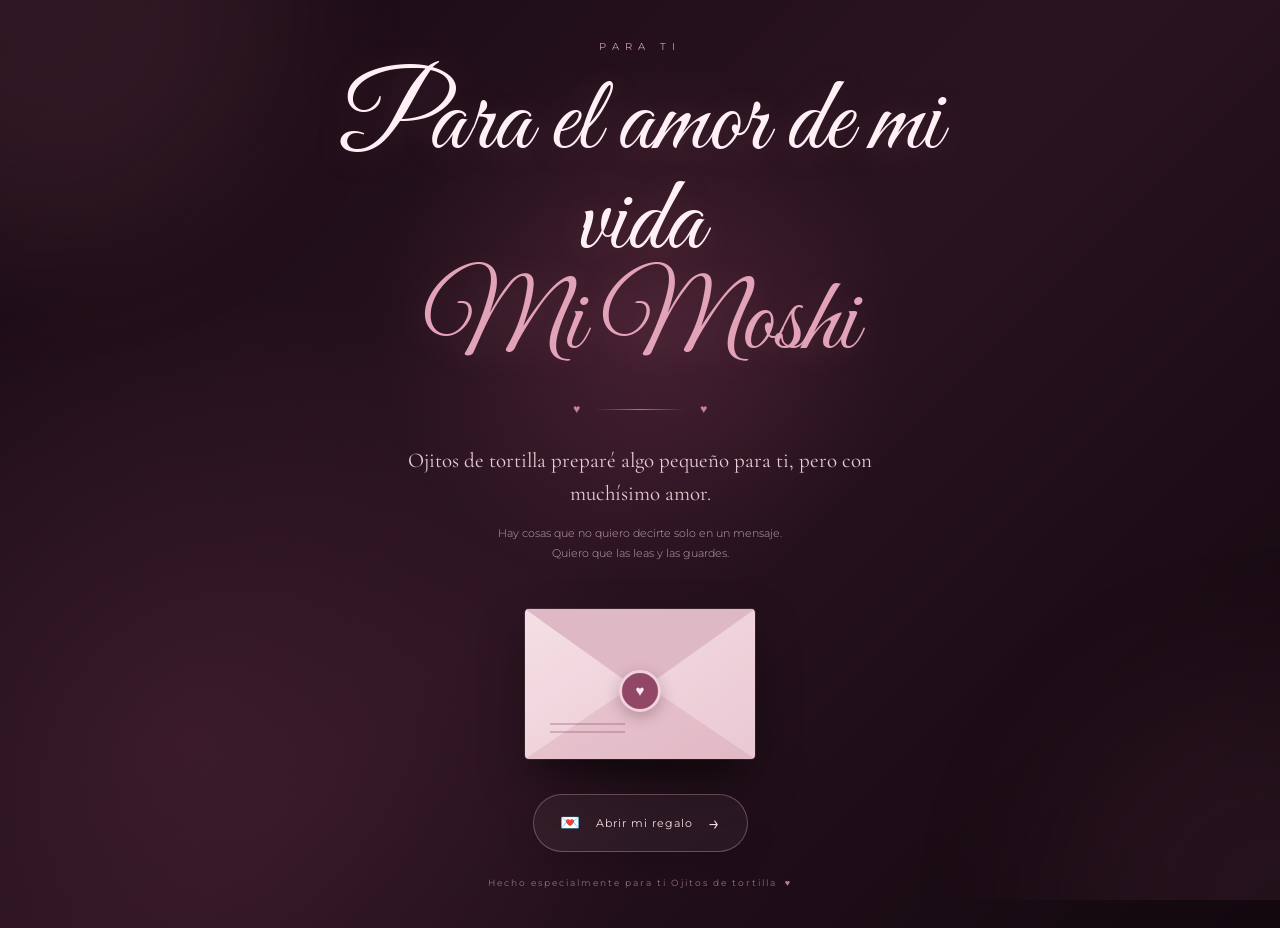
<file: index.html>
<!DOCTYPE html>
<html lang="es">

<head>

    <meta charset="UTF-8">

    <meta name="viewport" content="width=device-width, initial-scale=1.0">

    <title>Para ti ❤️</title>

    <link rel="stylesheet" href="css/portada.css">

    <link rel="preconnect" href="https://fonts.googleapis.com">
    <link rel="preconnect" href="https://fonts.gstatic.com" crossorigin>

    <link
        href="https://fonts.googleapis.com/css2?family=Cormorant+Garamond:wght@400;500;600;700&family=Great+Vibes&family=Montserrat:wght@300;400;500;600&display=swap"
        rel="stylesheet">

</head>


<body>


    <!-- =========================================
         FONDO
    ========================================== -->

    <div class="fondo">

        <div class="brillo brillo-1"></div>
        <div class="brillo brillo-2"></div>

    </div>


    <!-- =========================================
         CORAZONES FLOTANTES
    ========================================== -->

    <div class="corazones">

        <span>♥</span>
        <span>♥</span>
        <span>♥</span>
        <span>♥</span>
        <span>♥</span>
        <span>♥</span>
        <span>♥</span>
        <span>♥</span>

    </div>


    <!-- =========================================
         PORTADA
    ========================================== -->

    <main class="portada">


        <section class="contenido-portada">


            <!-- Pequeña etiqueta -->

            <p class="etiqueta">

                PARA TI

            </p>


            <!-- Título -->

            <h1>

                Para el amor
                de mi vida

                <span>Mi Moshi</span>

            </h1>


            <!-- Ornamento -->

            <div class="ornamento">

                <span>♥</span>

                <div></div>

                <span>♥</span>

            </div>


            <!-- Mensaje -->

            <p class="subtitulo">

                Ojitos de tortilla preparé algo pequeño para ti,
                pero con muchísimo amor.

            </p>


            <p class="mensaje">

                Hay cosas que no quiero decirte
                solo en un mensaje.

                <br>

                Quiero que las leas
                y las guardes.

            </p>


            <!-- =====================================
                 SOBRE
            ====================================== -->

            <div class="sobre">

                <div class="sobre-sombra"></div>

                <div class="sobre-cuerpo">

                    <div class="sobre-solapa"></div>

                    <div class="sello">

                        <span>♥</span>

                    </div>

                    <div class="lineas-sobre">

                        <span></span>
                        <span></span>

                    </div>

                </div>

            </div>


            <!-- =====================================
                 BOTÓN
            ====================================== -->

            <button
                id="abrirCarta"
                class="boton-carta"
                type="button"
            >

                <span class="icono">
                    💌
                </span>

                <span>
                    Abrir mi regalo
                </span>

                <strong>
                    →
                </strong>

            </button>


            <!-- Texto inferior -->

            <p class="pequeno">

                Hecho especialmente para ti Ojitos de tortilla
                <span>♥</span>

            </p>


        </section>


    </main>


    <!-- =========================================
         SCRIPT
    ========================================== -->

    <script src="js/portada.js"></script>


</body>

</html>
</file>
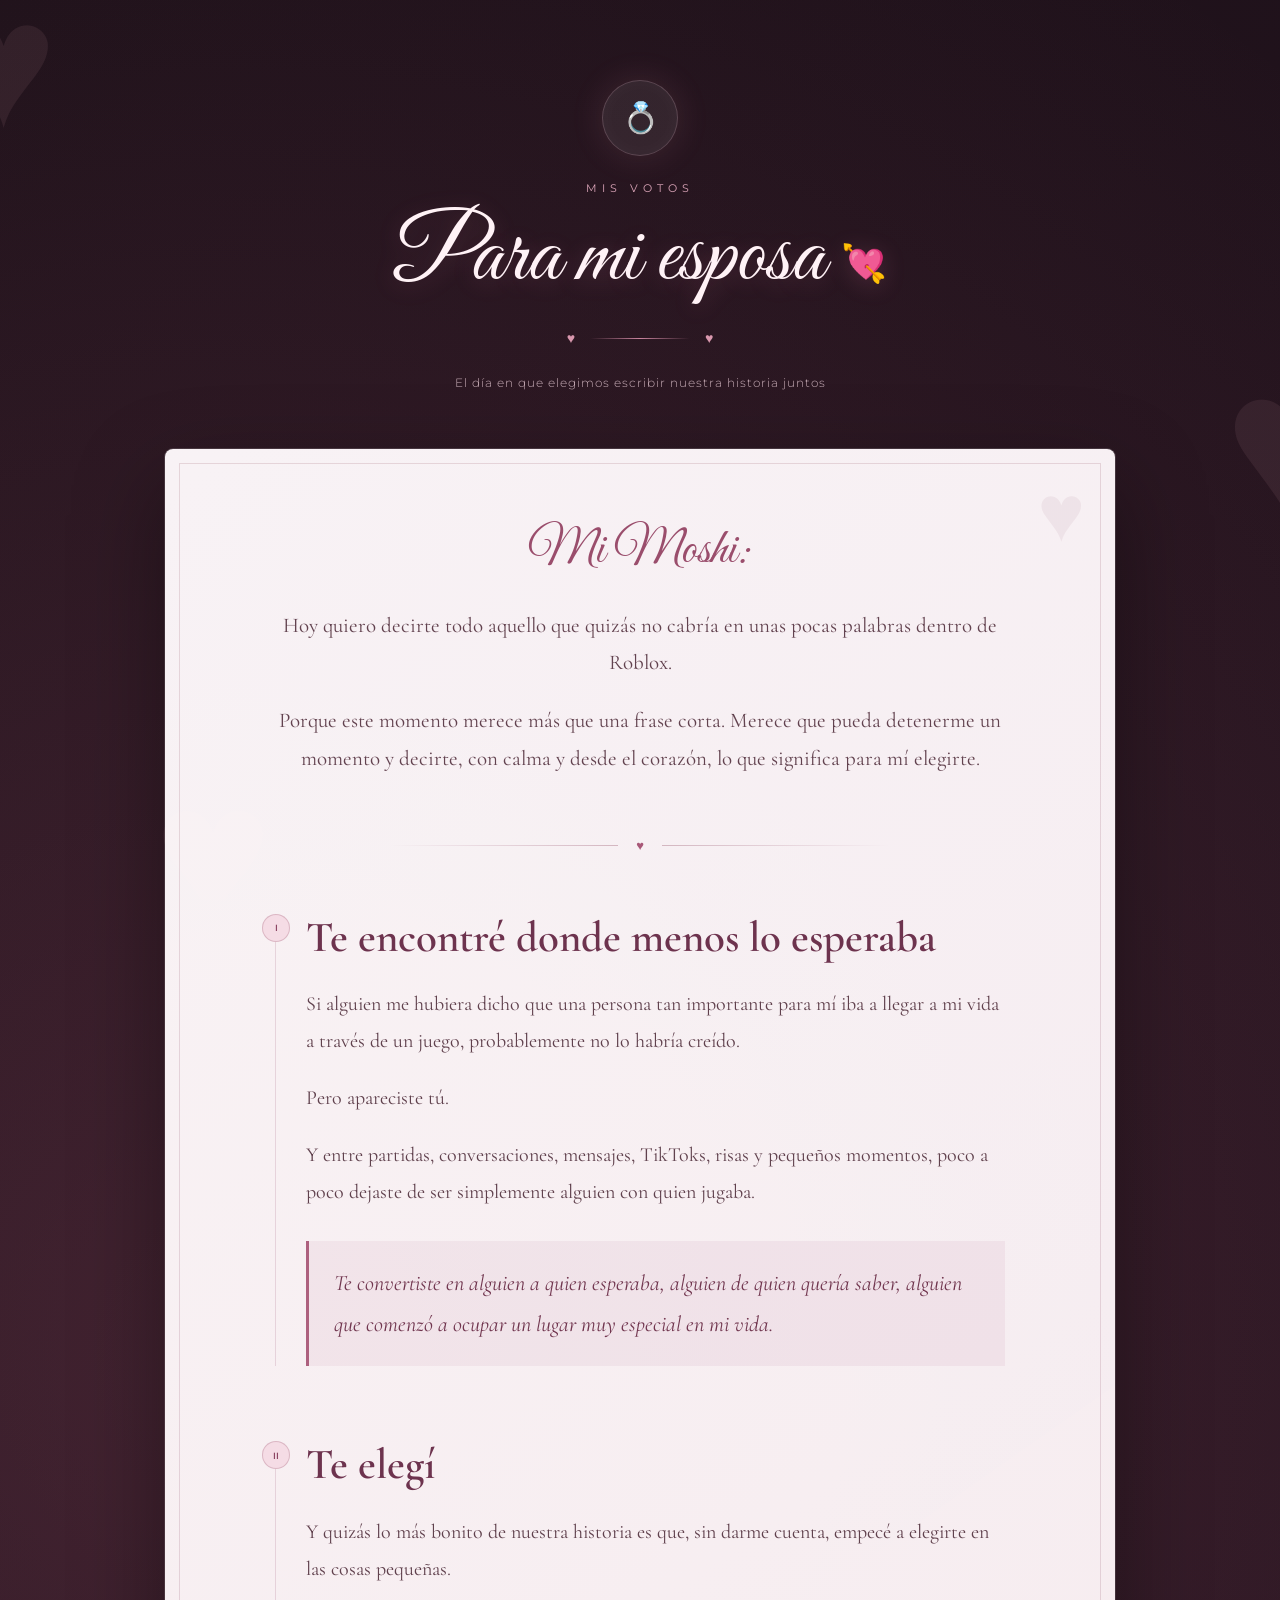
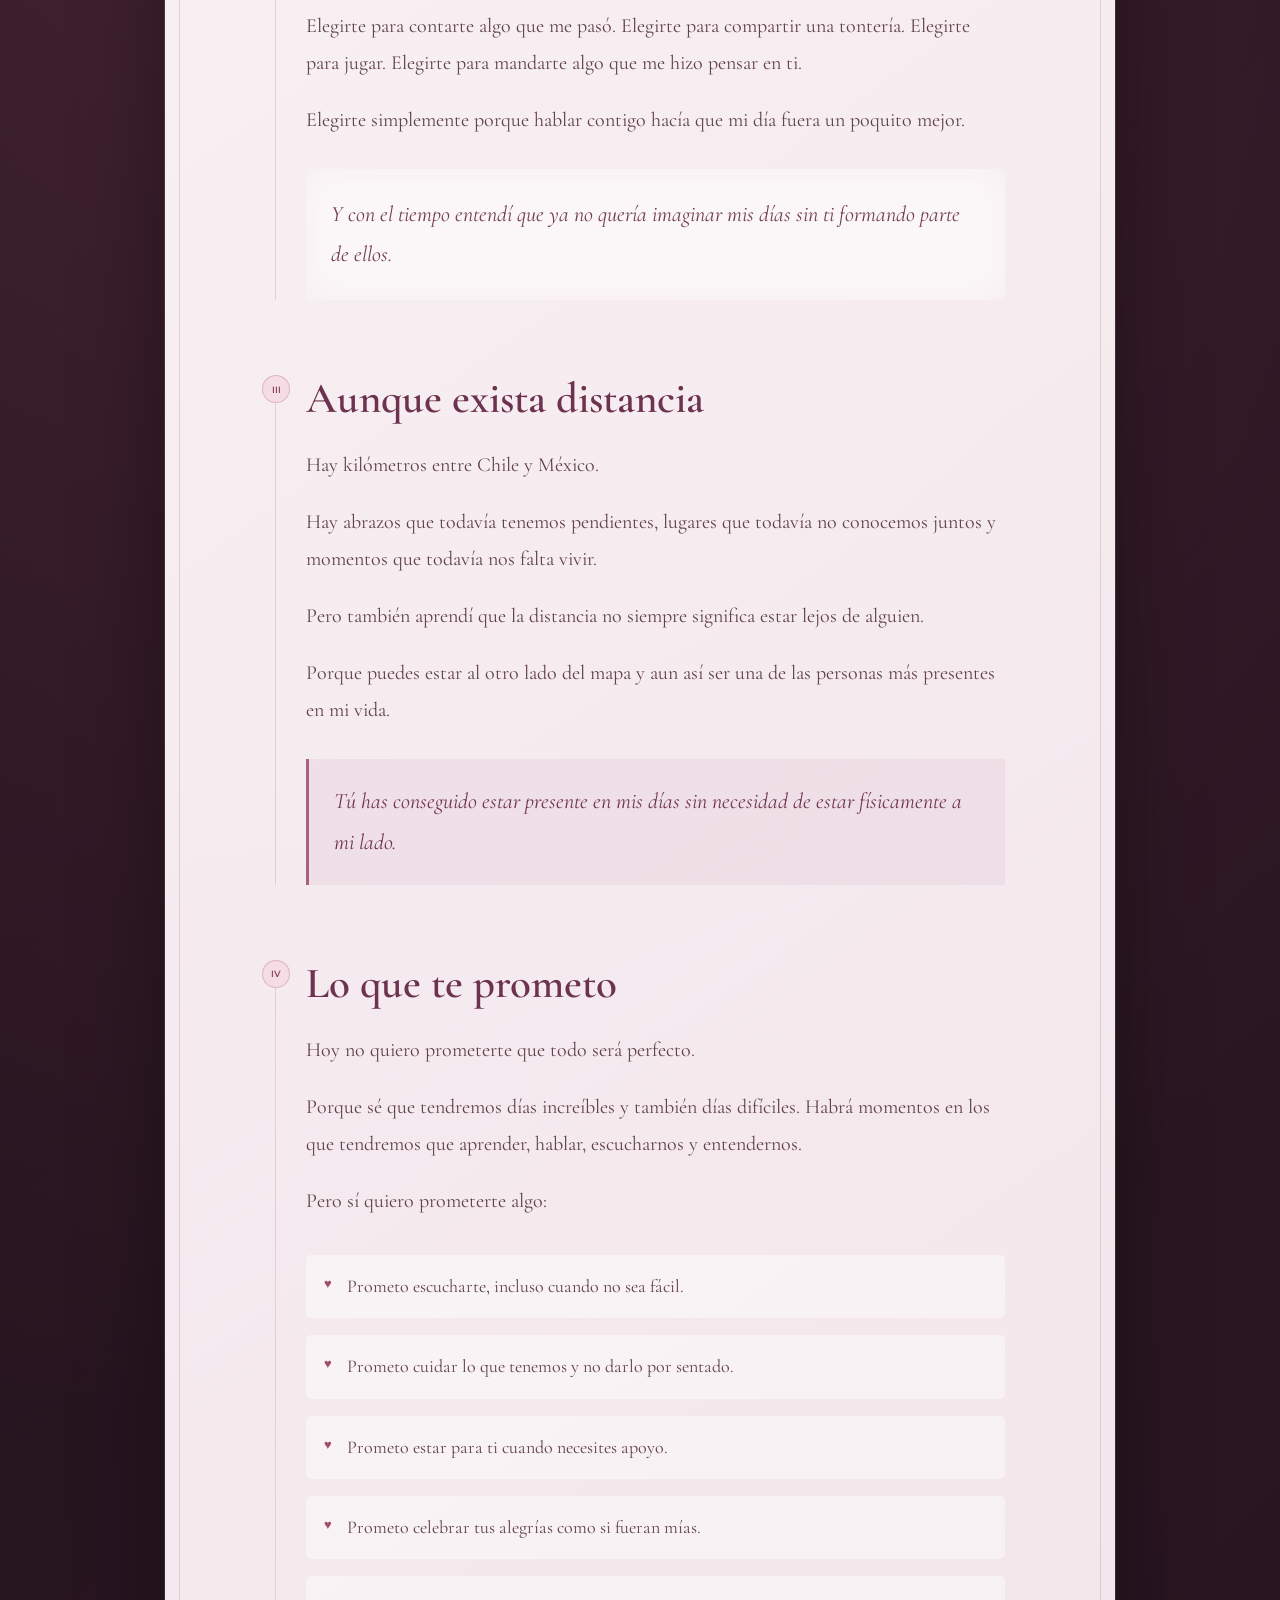
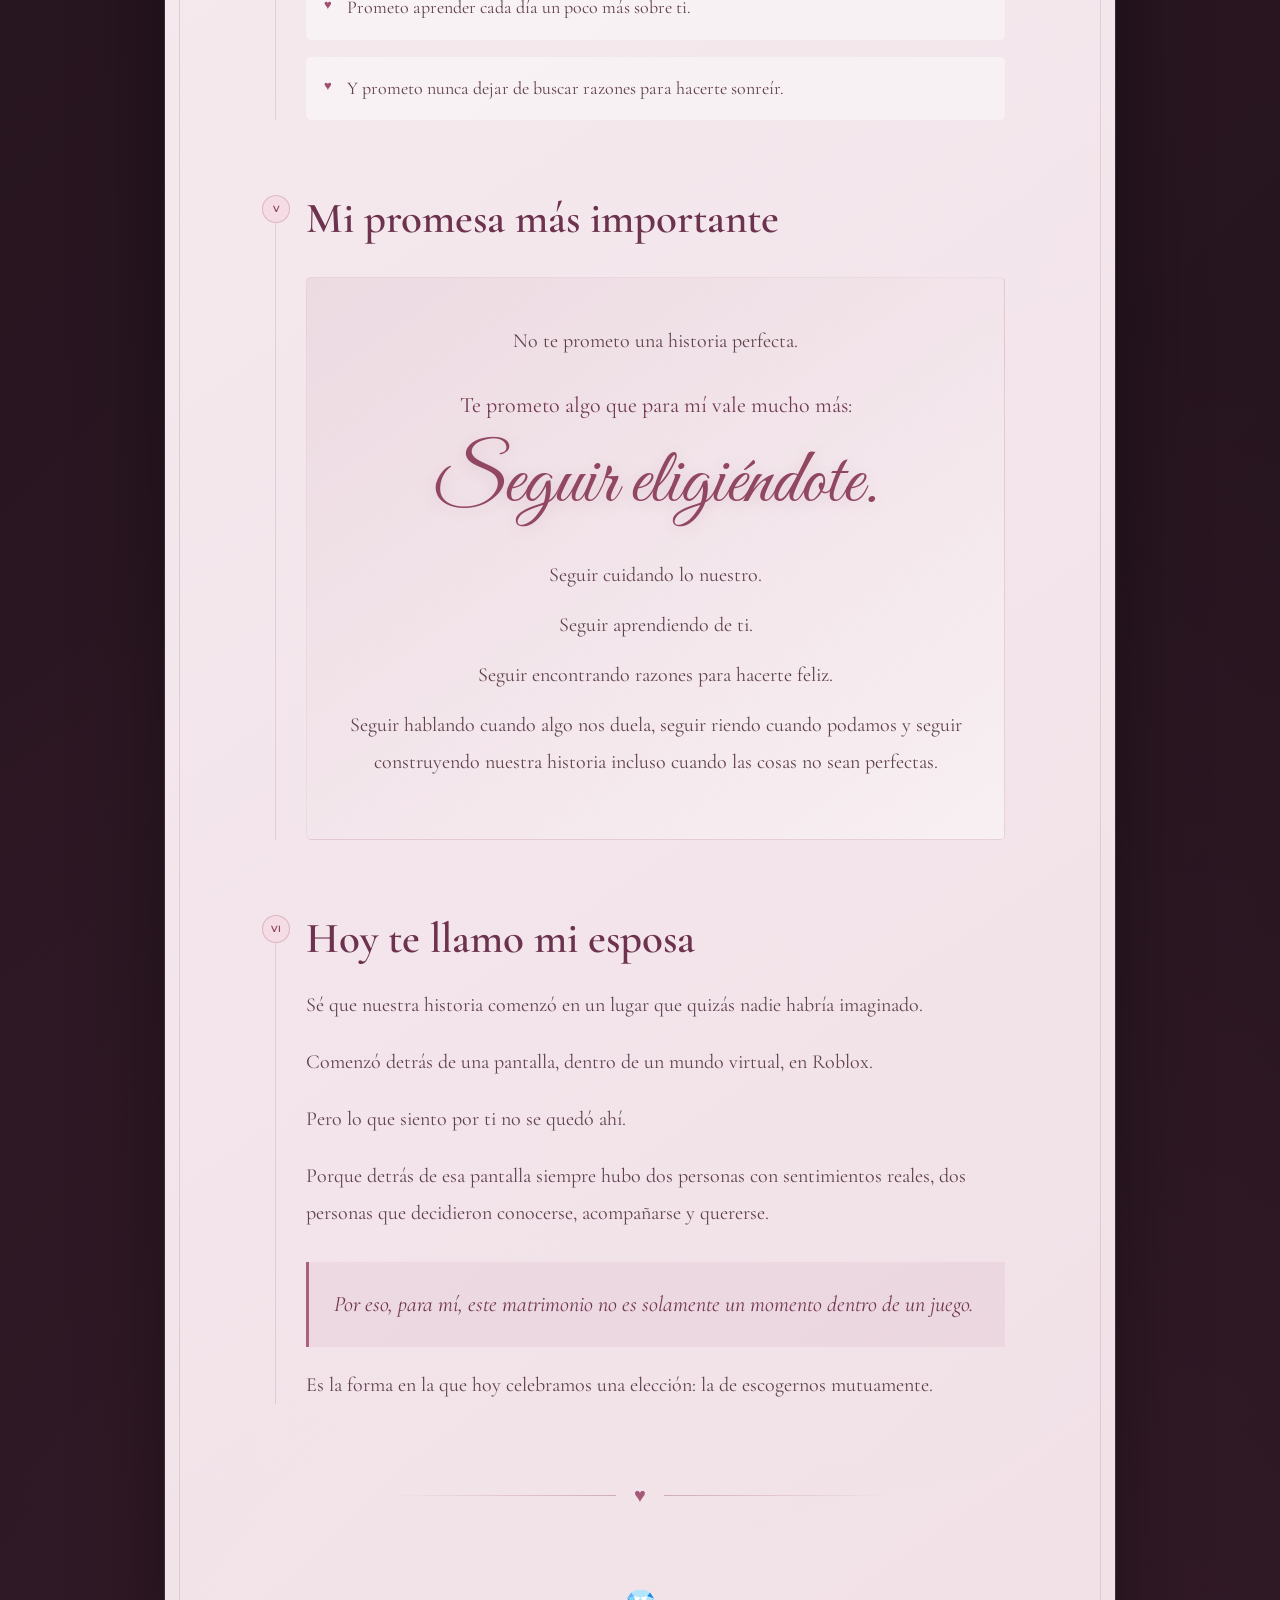
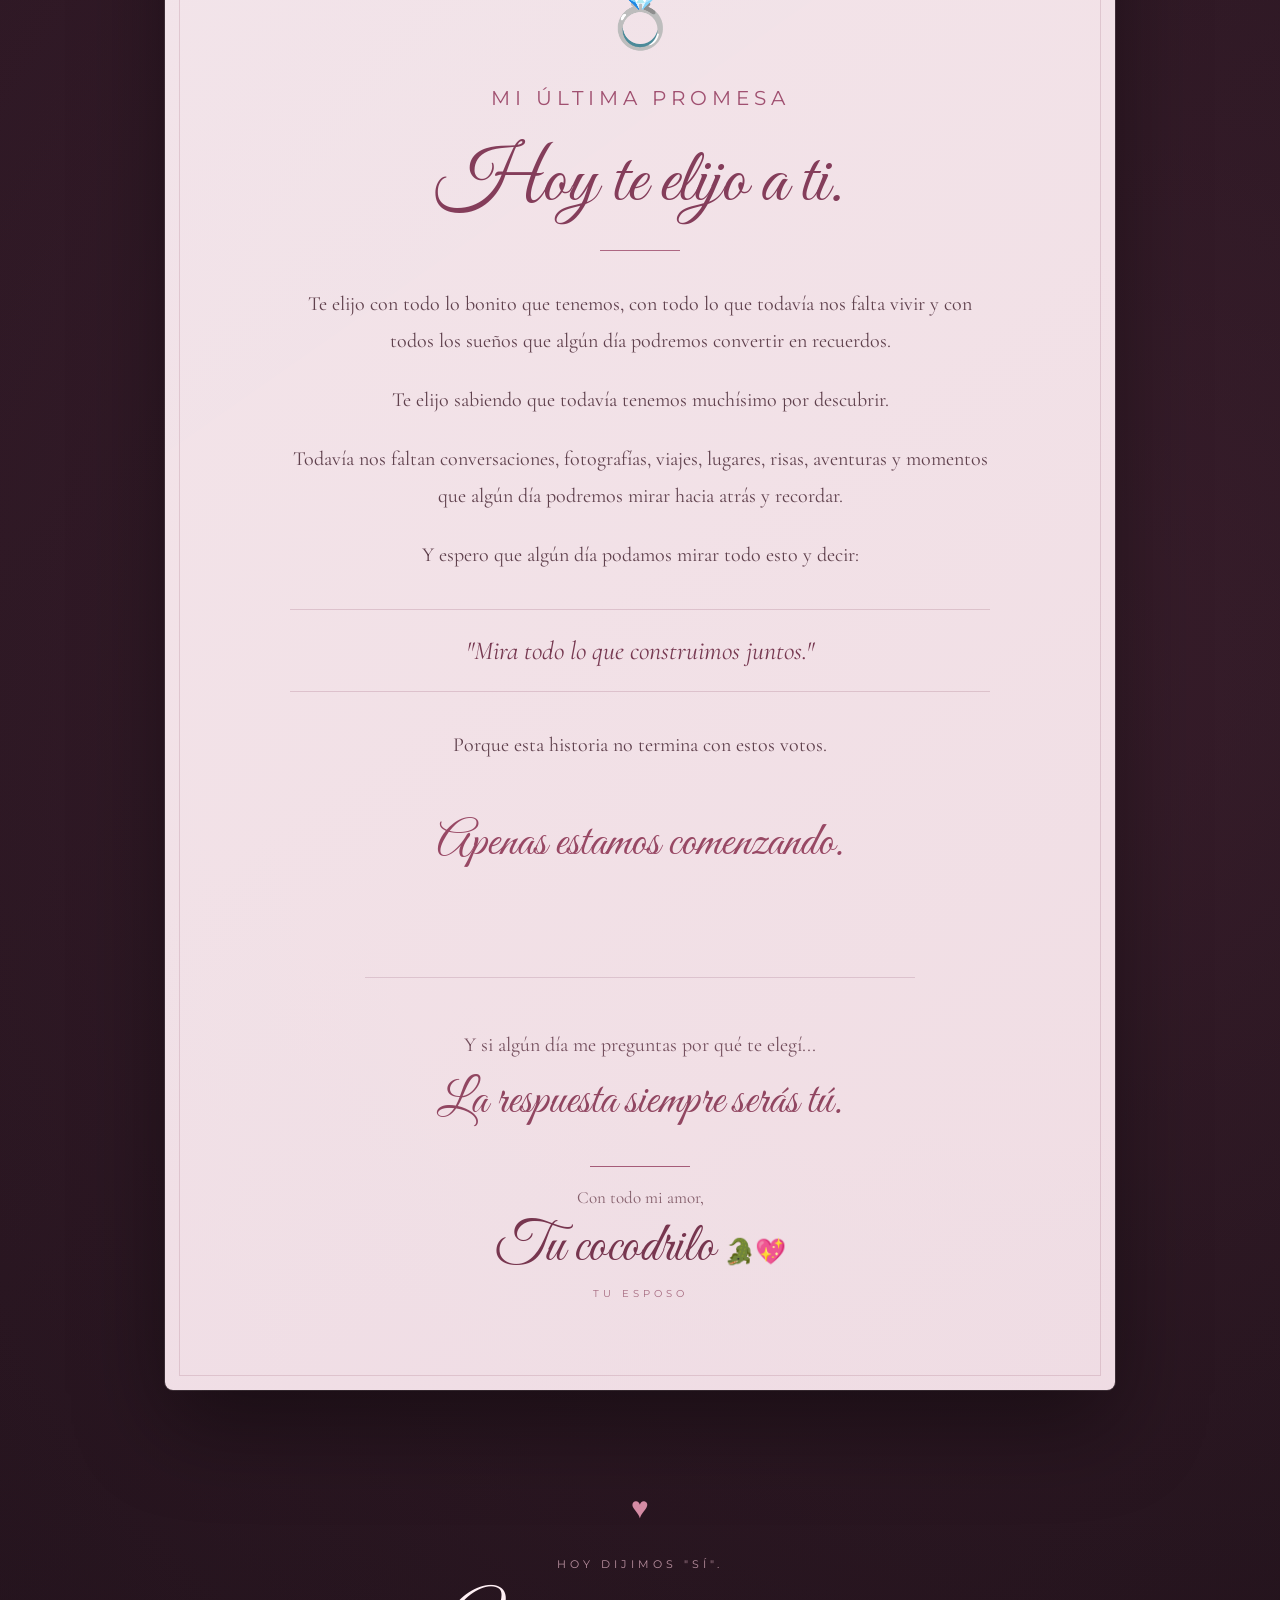
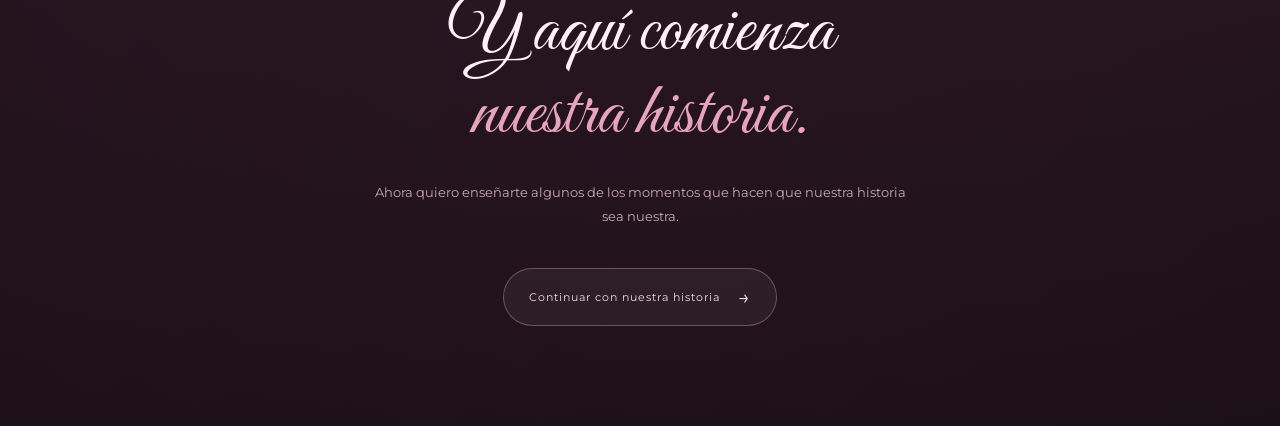
<file: capitulo.html>
<!DOCTYPE html>
<html lang="es">

<head>

    <meta charset="UTF-8">
    <meta name="viewport" content="width=device-width, initial-scale=1.0">

    <title>Mis votos para ti ❤️</title>

    <link rel="stylesheet" href="css/capitulo.css">

    <link rel="preconnect" href="https://fonts.googleapis.com">
    <link rel="preconnect" href="https://fonts.gstatic.com" crossorigin>

    <link
        href="https://fonts.googleapis.com/css2?family=Cormorant+Garamond:wght@400;500;600;700&family=Great+Vibes&family=Montserrat:wght@300;400;500;600&display=swap"
        rel="stylesheet">

</head>


<body>


    <!-- =========================================
         DECORACIÓN DE FONDO
    ========================================== -->

    <div class="fondo-decoracion">

        <span class="corazon corazon-1">♥</span>
        <span class="corazon corazon-2">♥</span>
        <span class="corazon corazon-3">♥</span>
        <span class="corazon corazon-4">♥</span>

    </div>


    <!-- =========================================
         MÚSICA DE LOS VOTOS
    ========================================== -->

    <audio id="musicaCapitulo" loop preload="auto">

        <source src="audio/capitulo.mp3" type="audio/mpeg">

    </audio>


    <main class="votos-container">


        <!-- =========================================
             ENCABEZADO
        ========================================== -->

        <header class="encabezado-votos">

            <div class="mini-anillo">
                <span>💍</span>
            </div>

            <p class="etiqueta">
                MIS VOTOS
            </p>

            <h1>
                Para mi esposa
                <span>💘</span>
            </h1>

            <div class="ornamento">

                <span>♥</span>

                <div></div>

                <span>♥</span>

            </div>

            <p class="fecha-momento">
                El día en que elegimos escribir nuestra historia juntos
            </p>

        </header>


        <!-- =========================================
             CARTA DE VOTOS
        ========================================== -->

        <section class="carta-votos">


            <!-- Introducción -->

            <div class="introduccion">

                <p class="saludo">
                    Mi Moshi:
                </p>

                <p>
                    Hoy quiero decirte todo aquello que quizás no cabría
                    en unas pocas palabras dentro de Roblox.
                </p>

                <p>
                    Porque este momento merece más que una frase corta.
                    Merece que pueda detenerme un momento y decirte,
                    con calma y desde el corazón, lo que significa para mí
                    elegirte.
                </p>

            </div>


            <div class="separador">
                <span>♥</span>
            </div>


            <!-- =========================================
                 VOTO 1
            ========================================== -->

            <article class="voto">

                <span class="numero-voto">
                    I
                </span>

                <h2>
                    Te encontré donde menos lo esperaba
                </h2>

                <p>
                    Si alguien me hubiera dicho que una persona tan importante
                    para mí iba a llegar a mi vida a través de un juego,
                    probablemente no lo habría creído.
                </p>

                <p>
                    Pero apareciste tú.
                </p>

                <p>
                    Y entre partidas, conversaciones, mensajes, TikToks,
                    risas y pequeños momentos, poco a poco dejaste de ser
                    simplemente alguien con quien jugaba.
                </p>

                <p class="destacado">
                    Te convertiste en alguien a quien esperaba,
                    alguien de quien quería saber,
                    alguien que comenzó a ocupar un lugar muy especial
                    en mi vida.
                </p>

            </article>


            <!-- =========================================
                 VOTO 2
            ========================================== -->

            <article class="voto">

                <span class="numero-voto">
                    II
                </span>

                <h2>
                    Te elegí
                </h2>

                <p>
                    Y quizás lo más bonito de nuestra historia es que,
                    sin darme cuenta, empecé a elegirte en las cosas pequeñas.
                </p>

                <p>
                    Elegirte para contarte algo que me pasó.
                    Elegirte para compartir una tontería.
                    Elegirte para jugar.
                    Elegirte para mandarte algo que me hizo pensar en ti.
                </p>

                <p>
                    Elegirte simplemente porque hablar contigo
                    hacía que mi día fuera un poquito mejor.
                </p>

                <p class="destacado-suave">
                    Y con el tiempo entendí que ya no quería imaginar
                    mis días sin ti formando parte de ellos.
                </p>

            </article>


            <!-- =========================================
                 VOTO 3
            ========================================== -->

            <article class="voto">

                <span class="numero-voto">
                    III
                </span>

                <h2>
                    Aunque exista distancia
                </h2>

                <p>
                    Hay kilómetros entre Chile y México.
                </p>

                <p>
                    Hay abrazos que todavía tenemos pendientes,
                    lugares que todavía no conocemos juntos
                    y momentos que todavía nos falta vivir.
                </p>

                <p>
                    Pero también aprendí que la distancia no siempre
                    significa estar lejos de alguien.
                </p>

                <p>
                    Porque puedes estar al otro lado del mapa
                    y aun así ser una de las personas más presentes
                    en mi vida.
                </p>

                <p class="destacado">
                    Tú has conseguido estar presente en mis días
                    sin necesidad de estar físicamente a mi lado.
                </p>

            </article>


            <!-- =========================================
                 VOTO 4
            ========================================== -->

            <article class="voto">

                <span class="numero-voto">
                    IV
                </span>

                <h2>
                    Lo que te prometo
                </h2>

                <p>
                    Hoy no quiero prometerte que todo será perfecto.
                </p>

                <p>
                    Porque sé que tendremos días increíbles
                    y también días difíciles.
                    Habrá momentos en los que tendremos que aprender,
                    hablar, escucharnos y entendernos.
                </p>

                <p>
                    Pero sí quiero prometerte algo:
                </p>

                <div class="promesas">

                    <div class="promesa-item">

                        <span>♥</span>

                        <p>
                            Prometo escucharte, incluso cuando no sea fácil.
                        </p>

                    </div>


                    <div class="promesa-item">

                        <span>♥</span>

                        <p>
                            Prometo cuidar lo que tenemos y no darlo por sentado.
                        </p>

                    </div>


                    <div class="promesa-item">

                        <span>♥</span>

                        <p>
                            Prometo estar para ti cuando necesites apoyo.
                        </p>

                    </div>


                    <div class="promesa-item">

                        <span>♥</span>

                        <p>
                            Prometo celebrar tus alegrías como si fueran mías.
                        </p>

                    </div>


                    <div class="promesa-item">

                        <span>♥</span>

                        <p>
                            Prometo aprender cada día un poco más sobre ti.
                        </p>

                    </div>


                    <div class="promesa-item">

                        <span>♥</span>

                        <p>
                            Y prometo nunca dejar de buscar razones para hacerte sonreír.
                        </p>

                    </div>

                </div>

            </article>


            <!-- =========================================
                 VOTO 5
            ========================================== -->

            <article class="voto">

                <span class="numero-voto">
                    V
                </span>

                <h2>
                    Mi promesa más importante
                </h2>

                <div class="gran-promesa">

                    <p>
                        No te prometo una historia perfecta.
                    </p>

                    <p class="frase-principal">
                        Te prometo algo que para mí vale mucho más:
                    </p>

                    <div class="promesa-destacada">
                        Seguir eligiéndote.
                    </div>

                    <p>
                        Seguir cuidando lo nuestro.
                    </p>

                    <p>
                        Seguir aprendiendo de ti.
                    </p>

                    <p>
                        Seguir encontrando razones para hacerte feliz.
                    </p>

                    <p>
                        Seguir hablando cuando algo nos duela,
                        seguir riendo cuando podamos
                        y seguir construyendo nuestra historia
                        incluso cuando las cosas no sean perfectas.
                    </p>

                </div>

            </article>


            <!-- =========================================
                 VOTO 6
            ========================================== -->

            <article class="voto">

                <span class="numero-voto">
                    VI
                </span>

                <h2>
                    Hoy te llamo mi esposa
                </h2>

                <p>
                    Sé que nuestra historia comenzó en un lugar
                    que quizás nadie habría imaginado.
                </p>

                <p>
                    Comenzó detrás de una pantalla,
                    dentro de un mundo virtual,
                    en Roblox.
                </p>

                <p>
                    Pero lo que siento por ti no se quedó ahí.
                </p>

                <p>
                    Porque detrás de esa pantalla siempre hubo
                    dos personas con sentimientos reales,
                    dos personas que decidieron conocerse,
                    acompañarse y quererse.
                </p>

                <p class="destacado">
                    Por eso, para mí, este matrimonio no es solamente
                    un momento dentro de un juego.
                </p>

                <p>
                    Es la forma en la que hoy celebramos una elección:
                    la de escogernos mutuamente.
                </p>

            </article>


            <div class="separador grande">

                <span>♥</span>

            </div>


            <!-- =========================================
                 VOTOS FINALES
            ========================================== -->

            <section class="votos-finales">

                <div class="anillo-grande">
                    💍
                </div>

                <p class="etiqueta">
                    MI ÚLTIMA PROMESA
                </p>

                <h2>
                    Hoy te elijo a ti.
                </h2>

                <div class="linea-decorativa"></div>

                <p>
                    Te elijo con todo lo bonito que tenemos,
                    con todo lo que todavía nos falta vivir
                    y con todos los sueños que algún día
                    podremos convertir en recuerdos.
                </p>

                <p>
                    Te elijo sabiendo que todavía tenemos
                    muchísimo por descubrir.
                </p>

                <p>
                    Todavía nos faltan conversaciones,
                    fotografías, viajes, lugares,
                    risas, aventuras y momentos que algún día
                    podremos mirar hacia atrás y recordar.
                </p>

                <p>
                    Y espero que algún día podamos mirar todo esto
                    y decir:
                </p>

                <blockquote>
                    "Mira todo lo que construimos juntos."
                </blockquote>

                <p>
                    Porque esta historia no termina con estos votos.
                </p>

                <p class="frase-final">
                    Apenas estamos comenzando.
                </p>

            </section>


            <!-- =========================================
                 FIRMA
            ========================================== -->

            <section class="firma">

                <p>
                    Y si algún día me preguntas
                    por qué te elegí...
                </p>

                <p class="respuesta">
                    La respuesta siempre serás tú.
                </p>

                <div class="firma-linea"></div>

                <p class="con-amor">
                    Con todo mi amor,
                </p>

                <p class="nombre">
                    Tu cocodrilo
                    <span>🐊💖</span>
                </p>

                <p class="esposo">
                    Tu esposo
                </p>

            </section>


        </section>


        <!-- =========================================
             CIERRE
        ========================================== -->

        <section class="cierre">

            <div class="cierre-corazon">
                ♥
            </div>

            <p>
                Hoy dijimos "sí".
            </p>

            <h2>
                Y aquí comienza
                <span>nuestra historia.</span>
            </h2>

            <p class="pequeno-cierre">

                Ahora quiero enseñarte algunos de los momentos
                que hacen que nuestra historia sea nuestra.

            </p>

            <a href="recuerdos.html" class="continuar">

                <span>
                    Continuar con nuestra historia
                </span>

                <strong>
                    →
                </strong>

            </a>

        </section>


    </main>


    <!-- =========================================
         CORAZONES FINALES
    ========================================== -->

    <div class="corazones-finales">

        <span>♥</span>
        <span>♥</span>
        <span>♥</span>
        <span>♥</span>
        <span>♥</span>

    </div>


    <!-- =========================================
         MÚSICA
    ========================================== -->

    <script>

        const musicaCapitulo =
            document.getElementById("musicaCapitulo");

        musicaCapitulo.volume = 0.35;

        musicaCapitulo.play().catch(() => {

            console.log(
                "El navegador bloqueó la reproducción automática."
            );

        });

    </script>


</body>

</html>
</file>
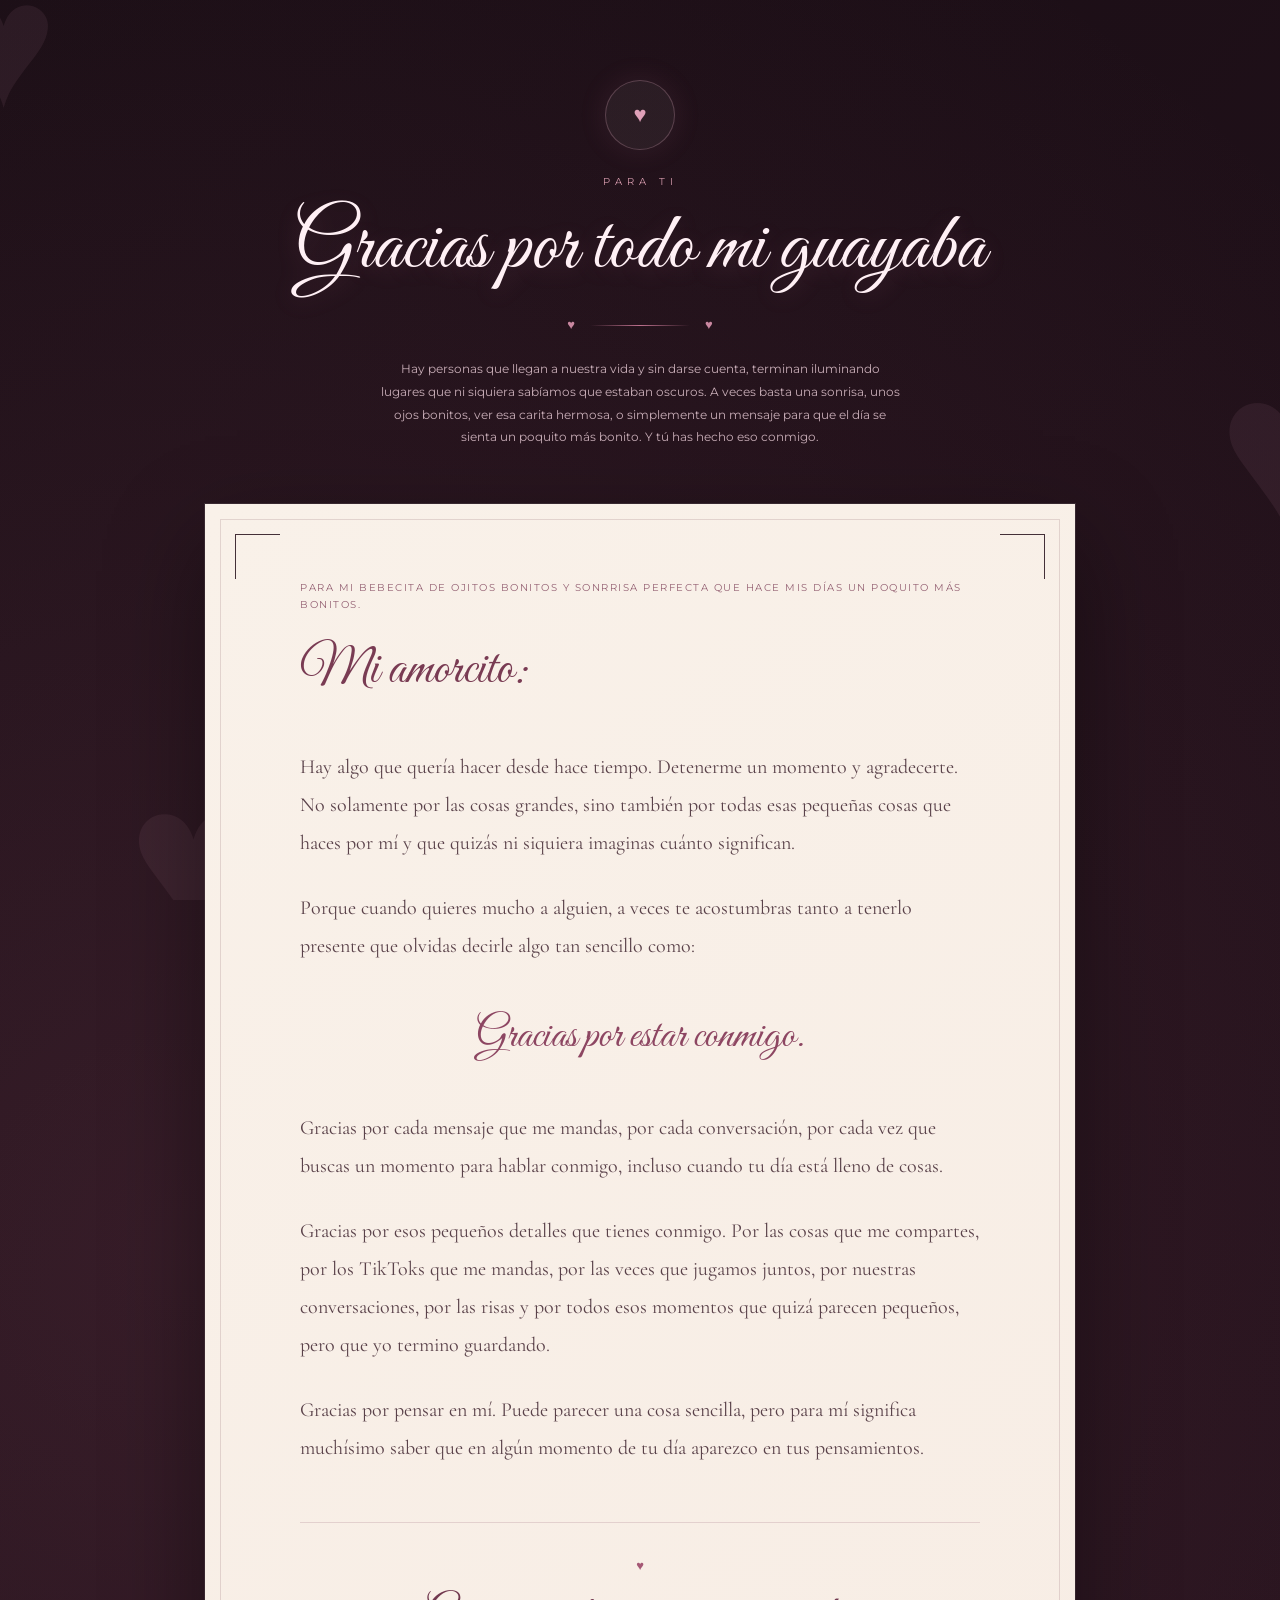
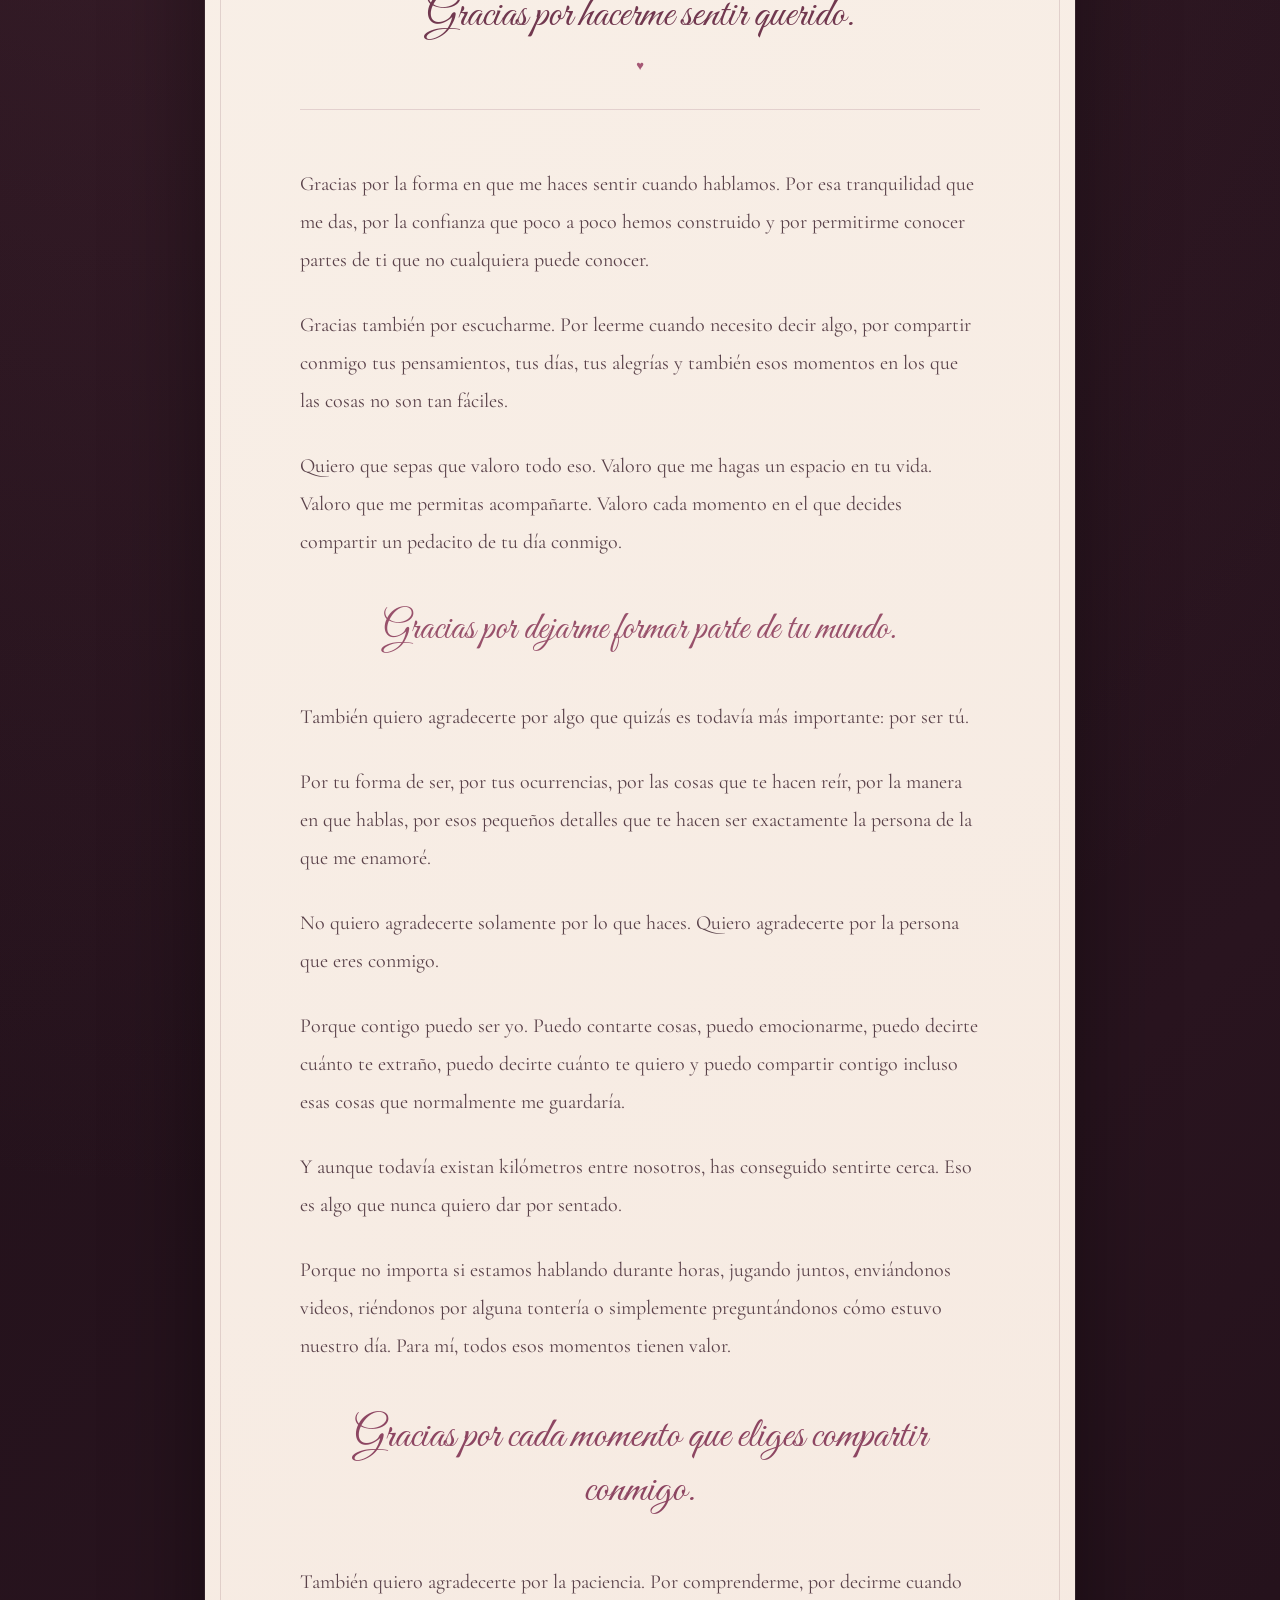
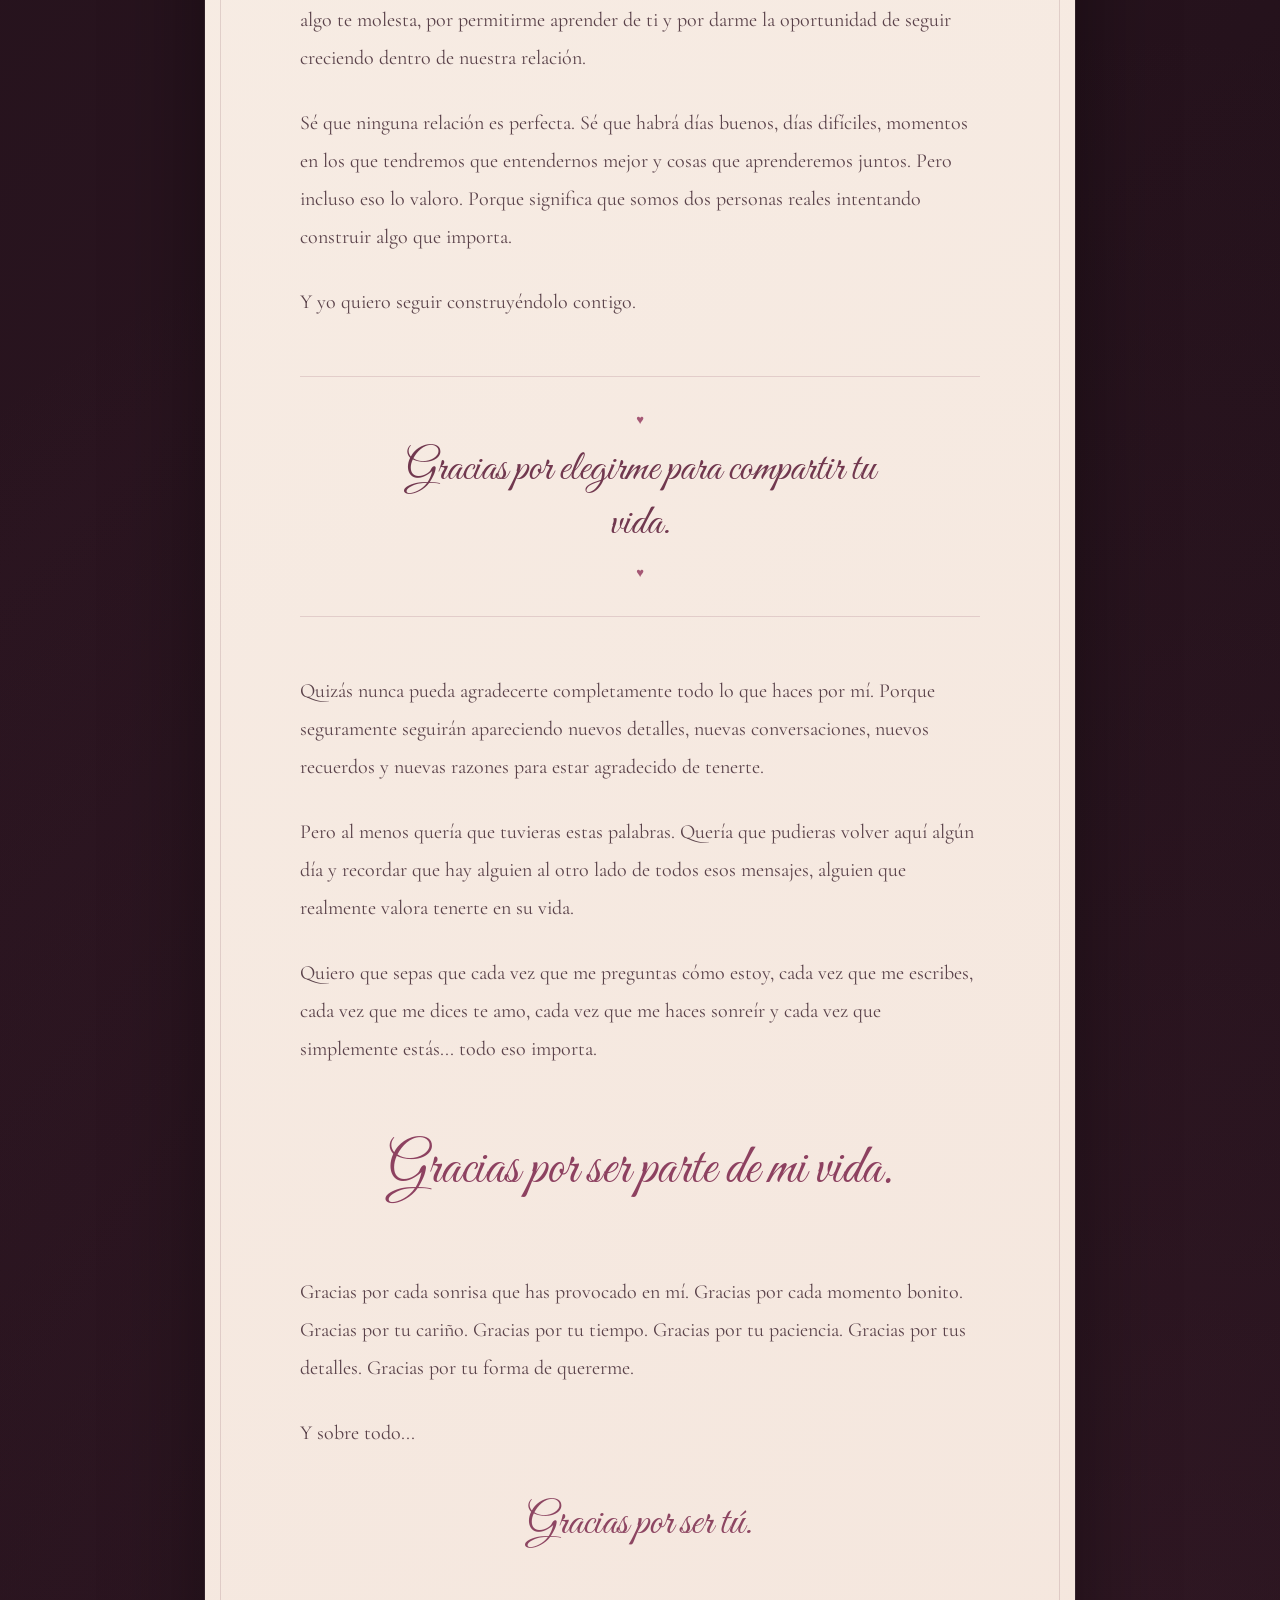
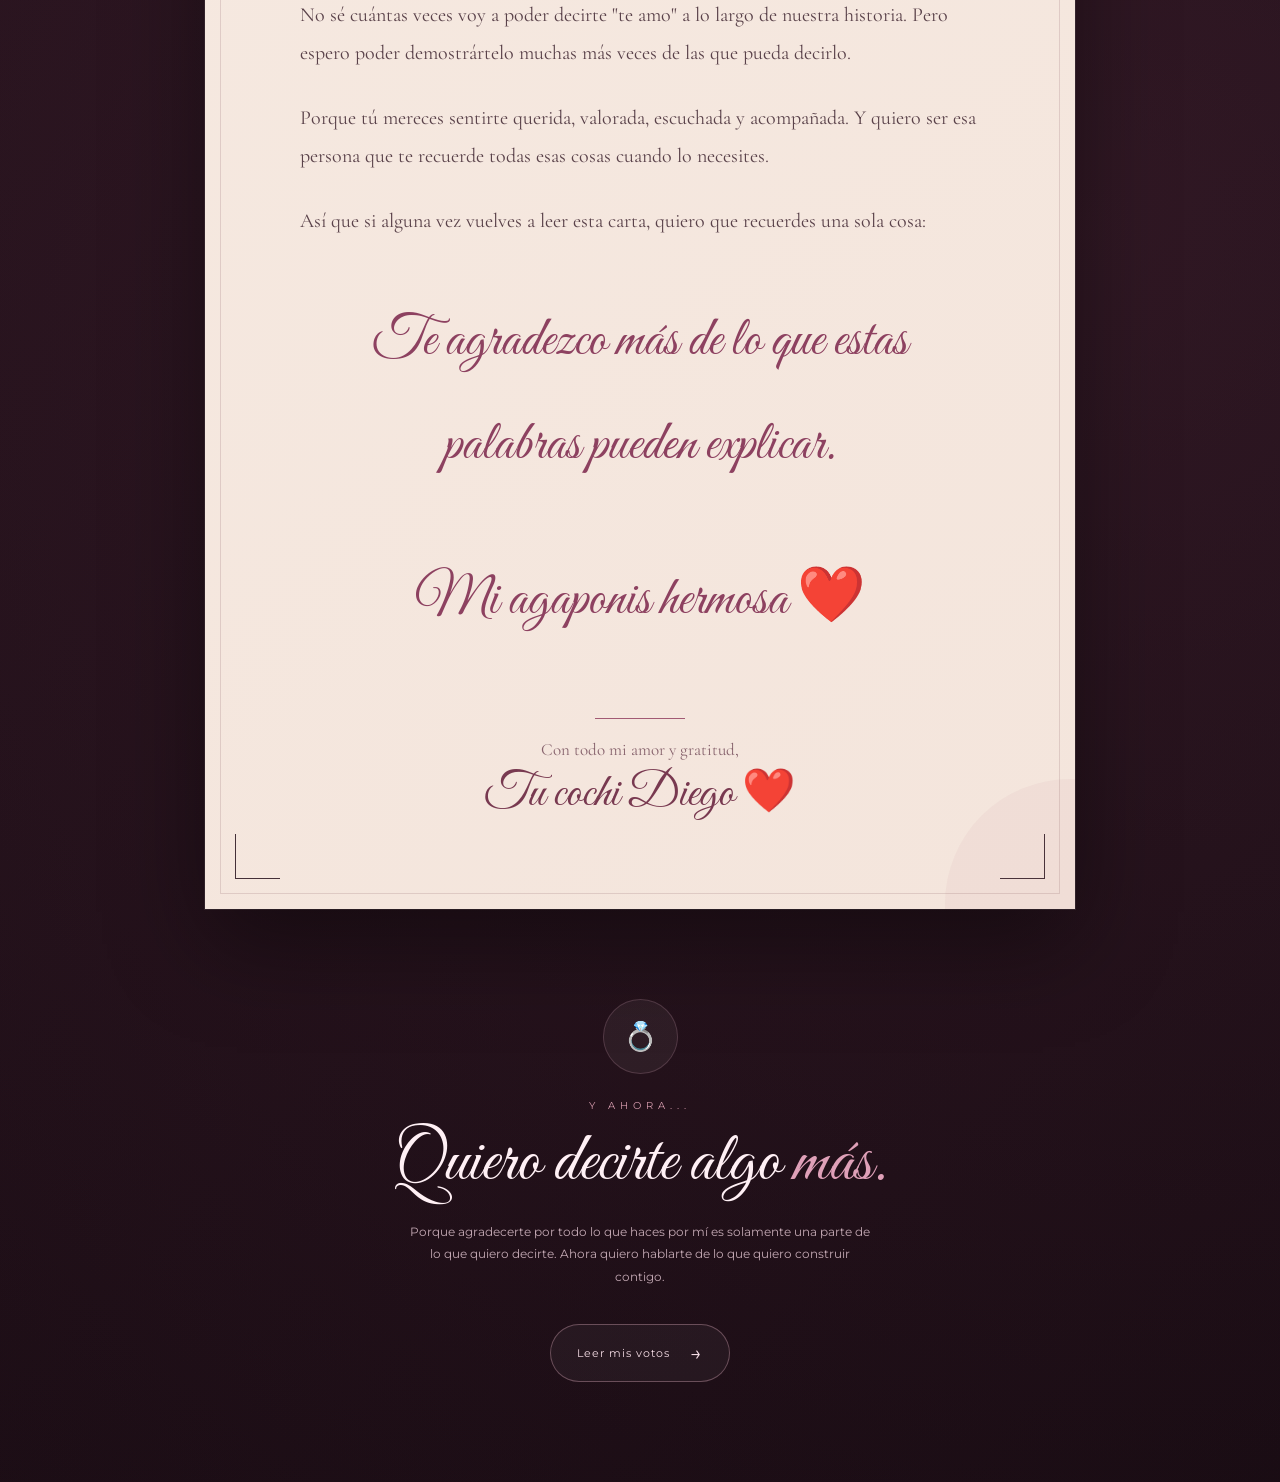
<file: carta.html>
<!DOCTYPE html>
<html lang="es">

<head>

    <meta charset="UTF-8">

    <meta name="viewport" content="width=device-width, initial-scale=1.0">

    <title>Gracias por existir en mi vida ❤️</title>

    <link rel="stylesheet" href="css/carta.css">

    <link rel="preconnect" href="https://fonts.googleapis.com">
    <link rel="preconnect" href="https://fonts.gstatic.com" crossorigin>

    <link
        href="https://fonts.googleapis.com/css2?family=Cormorant+Garamond:wght@400;500;600;700&family=Great+Vibes&family=Montserrat:wght@300;400;500;600&display=swap"
        rel="stylesheet">

</head>


<body>


    <!-- =========================================
         FONDO
    ========================================== -->

    <div class="fondo">

        <span class="corazon-fondo corazon-1">♥</span>
        <span class="corazon-fondo corazon-2">♥</span>
        <span class="corazon-fondo corazon-3">♥</span>

    </div>


    <!-- =========================================
         PÉTALOS
    ========================================== -->

    <div class="petalos">

        <span>✦</span>
        <span>♥</span>
        <span>✦</span>
        <span>♥</span>
        <span>✦</span>
        <span>♥</span>

    </div>


    <!-- =========================================
         MÚSICA DE LA CARTA
    ========================================== -->

    <audio id="musicaCarta" loop preload="auto">

        <source src="audio/carta.mp3" type="audio/mpeg">

    </audio>


    <main class="pagina-carta">


        <!-- =========================================
             ENCABEZADO
        ========================================== -->

        <header class="encabezado">

            <div class="sello">
                <span>♥</span>
            </div>

            <p class="etiqueta">
                PARA TI
            </p>

            <h1>
                Gracias por todo mi guayaba
            </h1>

            <div class="ornamento">

                <span>♥</span>

                <div></div>

                <span>♥</span>

            </div>

            <p class="introduccion">

                Hay personas que llegan a nuestra vida
                y sin darse cuenta,
                terminan iluminando lugares
                que ni siquiera sabíamos que estaban oscuros.

                A veces basta una sonrisa,
                unos ojos bonitos,
                ver esa carita hermosa, o simplemente un mensaje
                para que el día se sienta un poquito más bonito.

                Y tú has hecho eso conmigo.

            </p>

        </header>


        <!-- =========================================
             CARTA
        ========================================== -->

        <section class="papel-carta">


            <!-- Esquinas decorativas -->

            <div class="esquina esquina-1"></div>
            <div class="esquina esquina-2"></div>
            <div class="esquina esquina-3"></div>
            <div class="esquina esquina-4"></div>


            <!-- =====================================
                 ENCABEZADO CARTA
            ====================================== -->

            <div class="encabezado-carta">

                <p class="fecha">
                    Para mi bebecita de ojitos bonitos y sonrrisa perfecta que hace mis días
                    un poquito más bonitos.
                </p>

                <h2>
                    Mi amorcito:
                </h2>

            </div>


            <!-- =====================================
                 TEXTO
            ====================================== -->

            <div class="texto-carta">


                <p>

                    Hay algo que quería hacer desde hace tiempo.

                    Detenerme un momento y agradecerte.

                    No solamente por las cosas grandes,
                    sino también por todas esas pequeñas cosas
                    que haces por mí y que quizás ni siquiera
                    imaginas cuánto significan.

                </p>


                <p>

                    Porque cuando quieres mucho a alguien,
                    a veces te acostumbras tanto a tenerlo
                    presente que olvidas decirle algo tan sencillo
                    como:

                </p>


                <p class="frase-central">

                    Gracias por estar conmigo.

                </p>


                <p>

                    Gracias por cada mensaje que me mandas,
                    por cada conversación,
                    por cada vez que buscas un momento para hablar conmigo,
                    incluso cuando tu día está lleno de cosas.

                </p>


                <p>

                    Gracias por esos pequeños detalles que tienes conmigo.

                    Por las cosas que me compartes,
                    por los TikToks que me mandas,
                    por las veces que jugamos juntos,
                    por nuestras conversaciones,
                    por las risas
                    y por todos esos momentos que quizá parecen pequeños,
                    pero que yo termino guardando.

                </p>


                <p>

                    Gracias por pensar en mí.

                    Puede parecer una cosa sencilla,
                    pero para mí significa muchísimo saber
                    que en algún momento de tu día
                    aparezco en tus pensamientos.

                </p>


                <div class="frase-grande">

                    <span>♥</span>

                    <p>
                        Gracias por hacerme sentir querido.
                    </p>

                    <span>♥</span>

                </div>


                <p>

                    Gracias por la forma en que me haces sentir
                    cuando hablamos.

                    Por esa tranquilidad que me das,
                    por la confianza que poco a poco hemos construido
                    y por permitirme conocer partes de ti
                    que no cualquiera puede conocer.

                </p>


                <p>

                    Gracias también por escucharme.

                    Por leerme cuando necesito decir algo,
                    por compartir conmigo tus pensamientos,
                    tus días,
                    tus alegrías
                    y también esos momentos en los que las cosas
                    no son tan fáciles.

                </p>


                <p>

                    Quiero que sepas que valoro todo eso.

                    Valoro que me hagas un espacio en tu vida.
                    Valoro que me permitas acompañarte.
                    Valoro cada momento en el que decides compartir
                    un pedacito de tu día conmigo.

                </p>


                <p class="frase-central suave">

                    Gracias por dejarme formar parte de tu mundo.

                </p>


                <p>

                    También quiero agradecerte por algo que quizás
                    es todavía más importante:

                    por ser tú.

                </p>


                <p>

                    Por tu forma de ser,
                    por tus ocurrencias,
                    por las cosas que te hacen reír,
                    por la manera en que hablas,
                    por esos pequeños detalles que te hacen ser
                    exactamente la persona de la que me enamoré.

                </p>


                <p>

                    No quiero agradecerte solamente por lo que haces.

                    Quiero agradecerte por la persona que eres conmigo.

                </p>


                <p>

                    Porque contigo puedo ser yo.

                    Puedo contarte cosas,
                    puedo emocionarme,
                    puedo decirte cuánto te extraño,
                    puedo decirte cuánto te quiero
                    y puedo compartir contigo incluso
                    esas cosas que normalmente me guardaría.

                </p>


                <p>

                    Y aunque todavía existan kilómetros entre nosotros,
                    has conseguido sentirte cerca.

                    Eso es algo que nunca quiero dar por sentado.

                </p>


                <p>

                    Porque no importa si estamos hablando durante horas,
                    jugando juntos,
                    enviándonos videos,
                    riéndonos por alguna tontería
                    o simplemente preguntándonos cómo estuvo nuestro día.

                    Para mí,
                    todos esos momentos tienen valor.

                </p>


                <p class="frase-central">

                    Gracias por cada momento que eliges compartir conmigo.

                </p>


                <p>

                    También quiero agradecerte por la paciencia.

                    Por comprenderme,
                    por decirme cuando algo te molesta,
                    por permitirme aprender de ti
                    y por darme la oportunidad de seguir creciendo
                    dentro de nuestra relación.

                </p>


                <p>

                    Sé que ninguna relación es perfecta.

                    Sé que habrá días buenos,
                    días difíciles,
                    momentos en los que tendremos que entendernos mejor
                    y cosas que aprenderemos juntos.

                    Pero incluso eso lo valoro.

                    Porque significa que somos dos personas reales
                    intentando construir algo que importa.

                </p>


                <p>

                    Y yo quiero seguir construyéndolo contigo.

                </p>


                <div class="frase-grande">

                    <span>♥</span>

                    <p>
                        Gracias por elegirme
                        para compartir tu vida.
                    </p>

                    <span>♥</span>

                </div>


                <p>

                    Quizás nunca pueda agradecerte completamente
                    todo lo que haces por mí.

                    Porque seguramente seguirán apareciendo
                    nuevos detalles,
                    nuevas conversaciones,
                    nuevos recuerdos
                    y nuevas razones para estar agradecido de tenerte.

                </p>


                <p>

                    Pero al menos quería que tuvieras estas palabras.

                    Quería que pudieras volver aquí algún día
                    y recordar que hay alguien al otro lado
                    de todos esos mensajes,
                    alguien que realmente valora tenerte en su vida.

                </p>


                <p>

                    Quiero que sepas que cada vez que me preguntas
                    cómo estoy,
                    cada vez que me escribes,
                    cada vez que me dices te amo,
                    cada vez que me haces sonreír
                    y cada vez que simplemente estás...

                    todo eso importa.

                </p>


                <p class="frase-final">

                    Gracias por ser parte de mi vida.

                </p>


                <p>

                    Gracias por cada sonrisa que has provocado en mí.

                    Gracias por cada momento bonito.

                    Gracias por tu cariño.

                    Gracias por tu tiempo.

                    Gracias por tu paciencia.

                    Gracias por tus detalles.

                    Gracias por tu forma de quererme.

                </p>


                <p>

                    Y sobre todo...

                </p>


                <p class="frase-central">

                    Gracias por ser tú.

                </p>


                <p>

                    No sé cuántas veces voy a poder decirte
                    "te amo" a lo largo de nuestra historia.

                    Pero espero poder demostrártelo
                    muchas más veces de las que pueda decirlo.

                </p>


                <p>

                    Porque tú mereces sentirte querida,
                    valorada,
                    escuchada
                    y acompañada.

                    Y quiero ser esa persona que te recuerde
                    todas esas cosas cuando lo necesites.

                </p>


                <p>

                    Así que si alguna vez vuelves a leer esta carta,
                    quiero que recuerdes una sola cosa:

                </p>


                <p class="frase-final">

                    Te agradezco más de lo que
                    estas palabras pueden explicar.

                </p>


                <p class="frase-final">

                    Mi agaponis hermosa

                    <span>
                        ❤️
                    </span>

                </p>


            </div>


            <!-- =====================================
                 FIRMA
            ====================================== -->

            <div class="firma">

                <div class="linea-firma"></div>

                <p>
                    Con todo mi amor y gratitud,
                </p>

                <strong>
                    Tu cochi Diego
                </strong>

                <span class="frase-central">
                    ❤️
                </span>

            </div>


        </section>


        <!-- =========================================
             TRANSICIÓN A LOS VOTOS
        ========================================== -->

        <section class="transicion">

            <div class="anillo">
                💍
            </div>

            <p class="etiqueta">
                Y AHORA...
            </p>

            <h2>
                Quiero decirte algo
                <span>más.</span>
            </h2>

            <p class="texto-transicion">

                Porque agradecerte por todo lo que haces por mí
                es solamente una parte de lo que quiero decirte.

                Ahora quiero hablarte de lo que quiero construir contigo.

            </p>

            <a href="capitulo.html" class="boton-votos">

                <span>
                    Leer mis votos
                </span>

                <strong>
                    →
                </strong>

            </a>

        </section>


    </main>


    <!-- =========================================
         CORAZONES FINALES
    ========================================== -->

    <div class="corazones-finales">

        <span>♥</span>
        <span>♥</span>
        <span>♥</span>

    </div>


    <!-- =========================================
         REPRODUCTOR DE MÚSICA
    ========================================== -->

    <script>

        const musicaCarta = document.getElementById("musicaCarta");

        // Volumen suave para que acompañe la carta
        musicaCarta.volume = 0.35;

        // Intentar iniciar la canción al entrar
        musicaCarta.play().catch(() => {

            console.log("El navegador bloqueó el autoplay.");

        });

    </script>


</body>

</html>
</file>
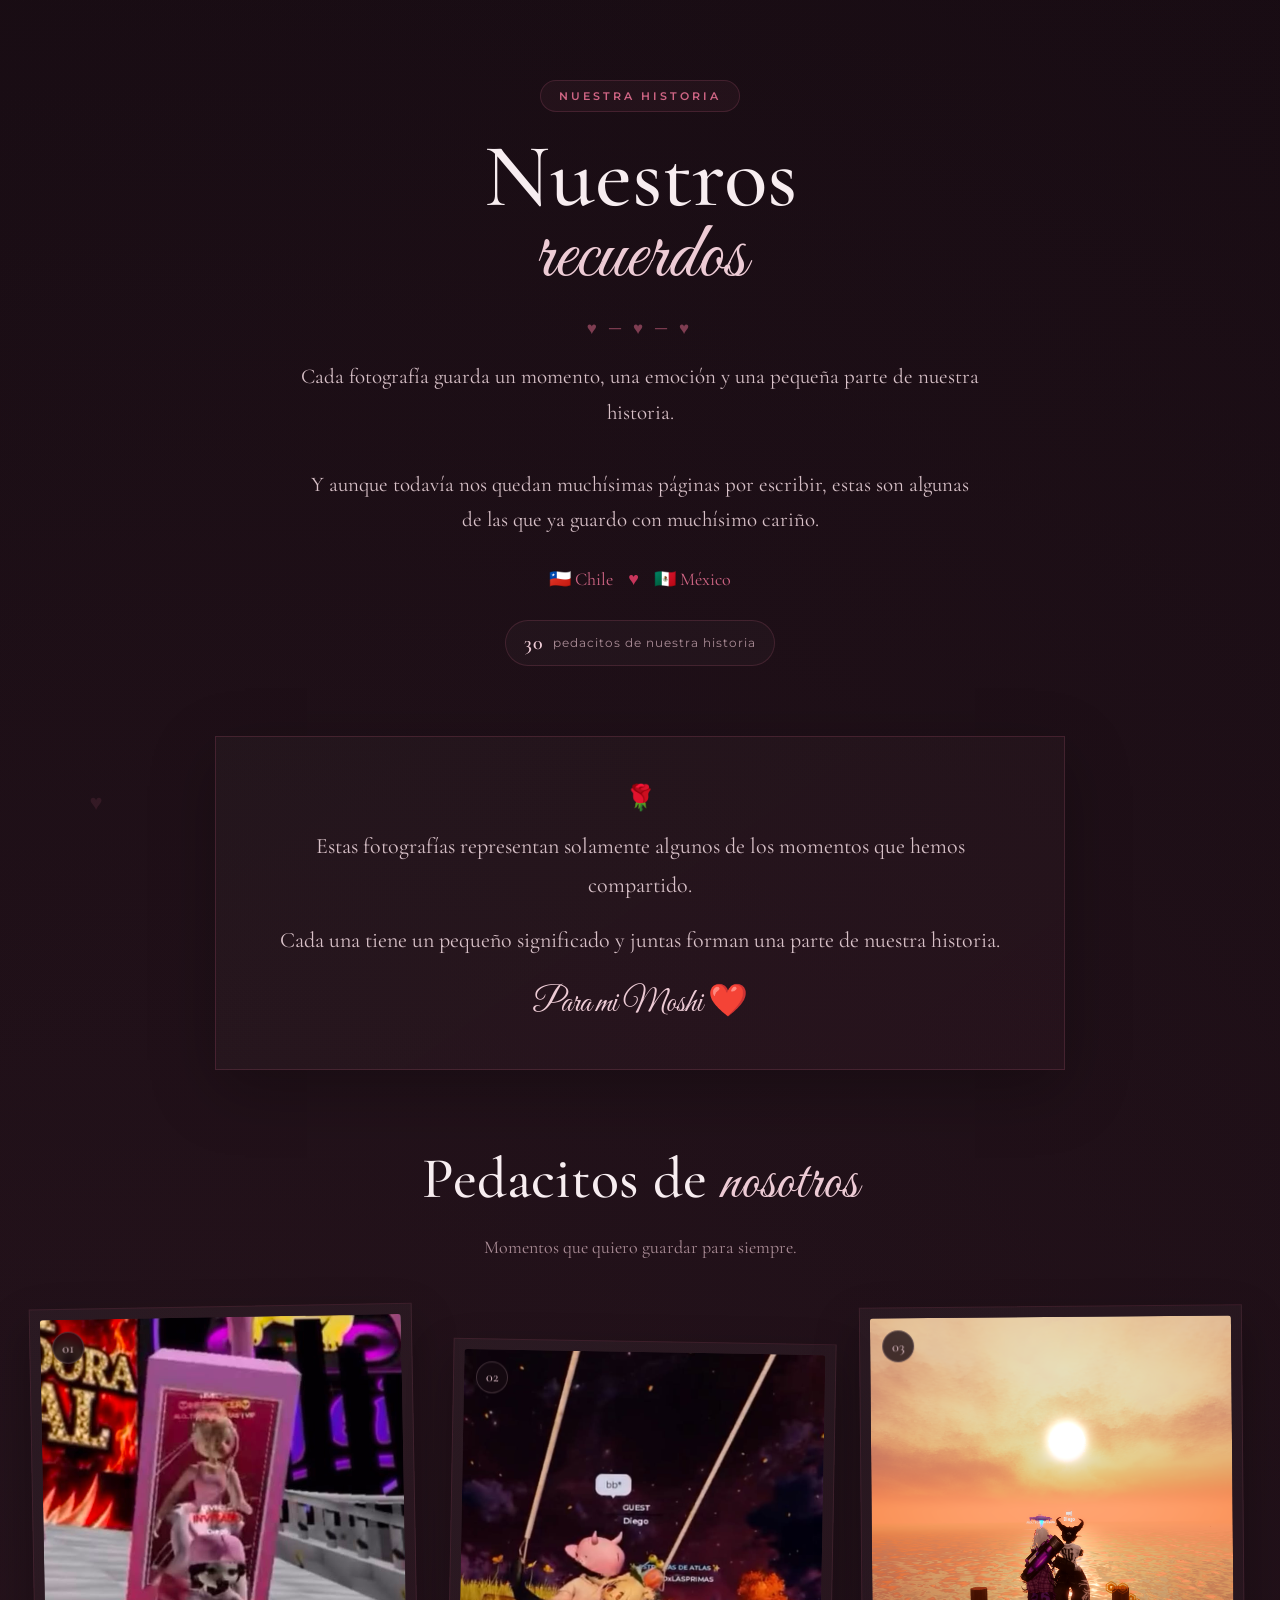
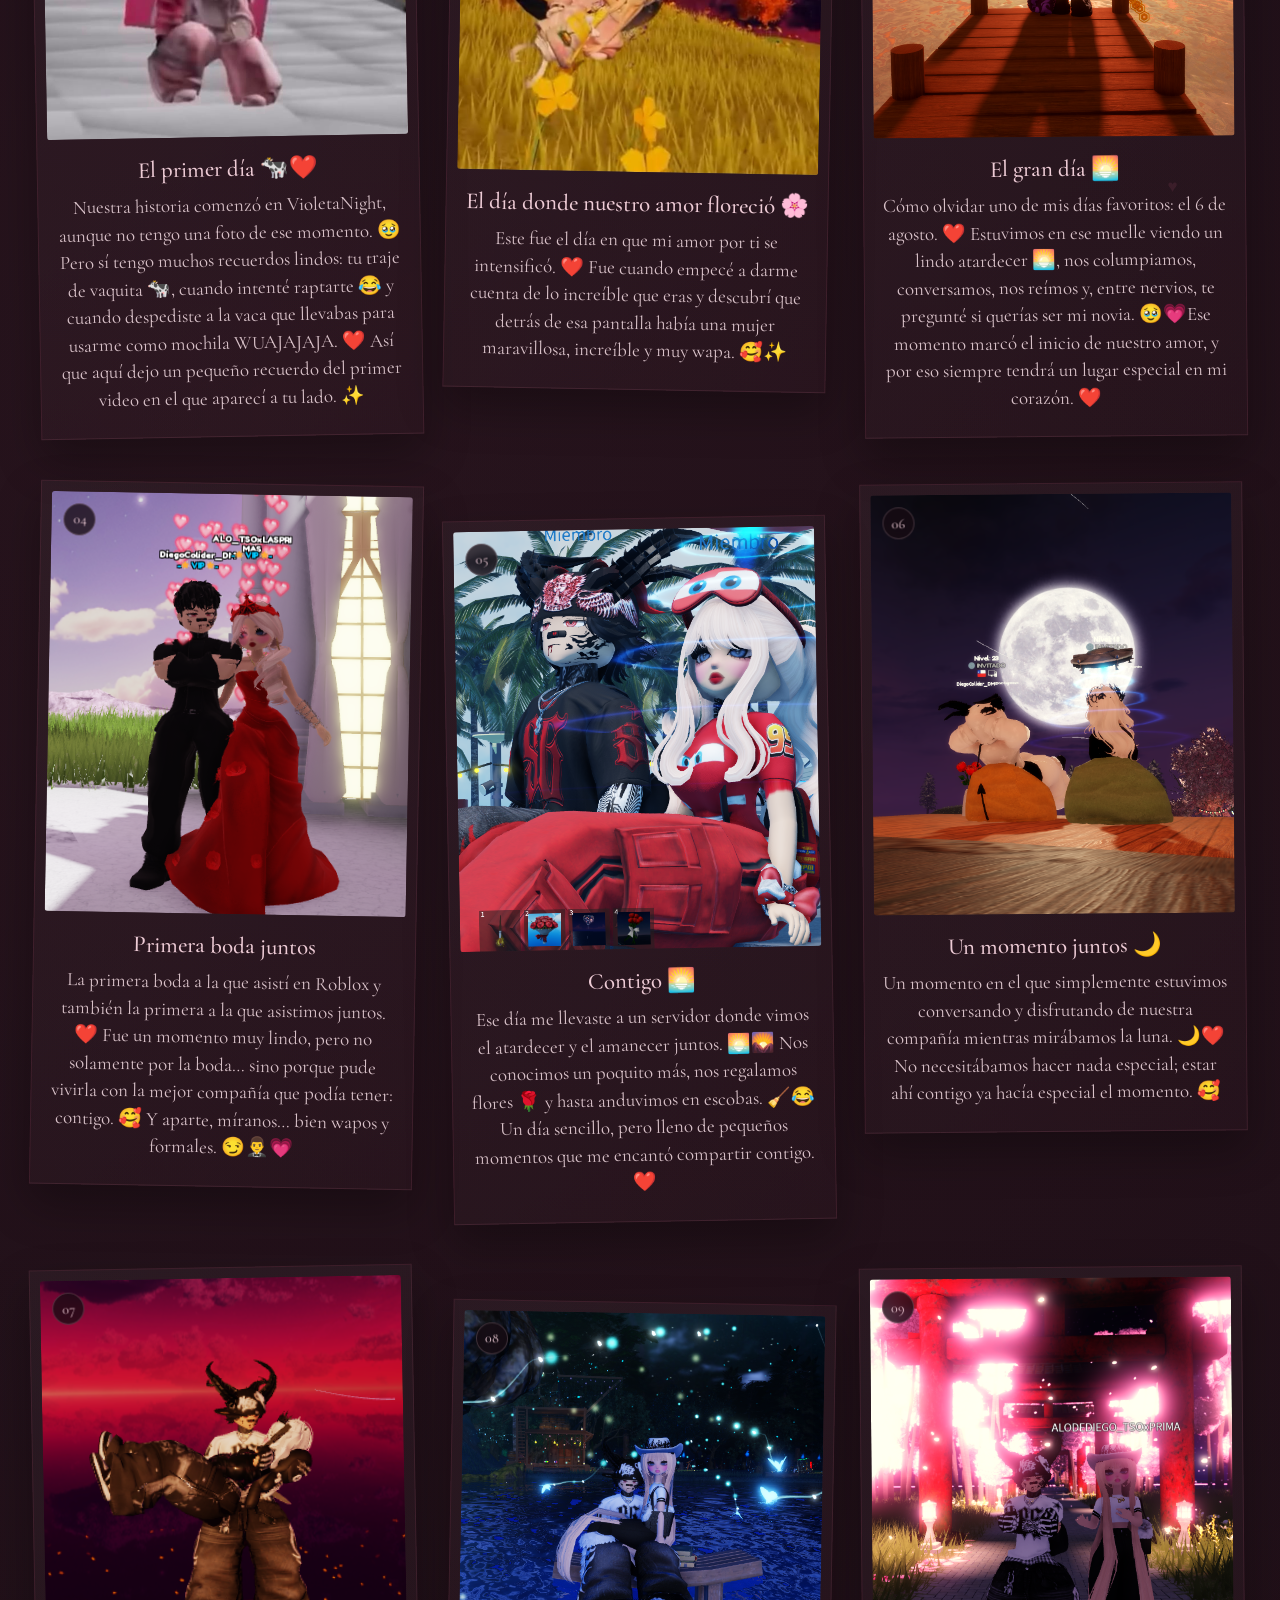
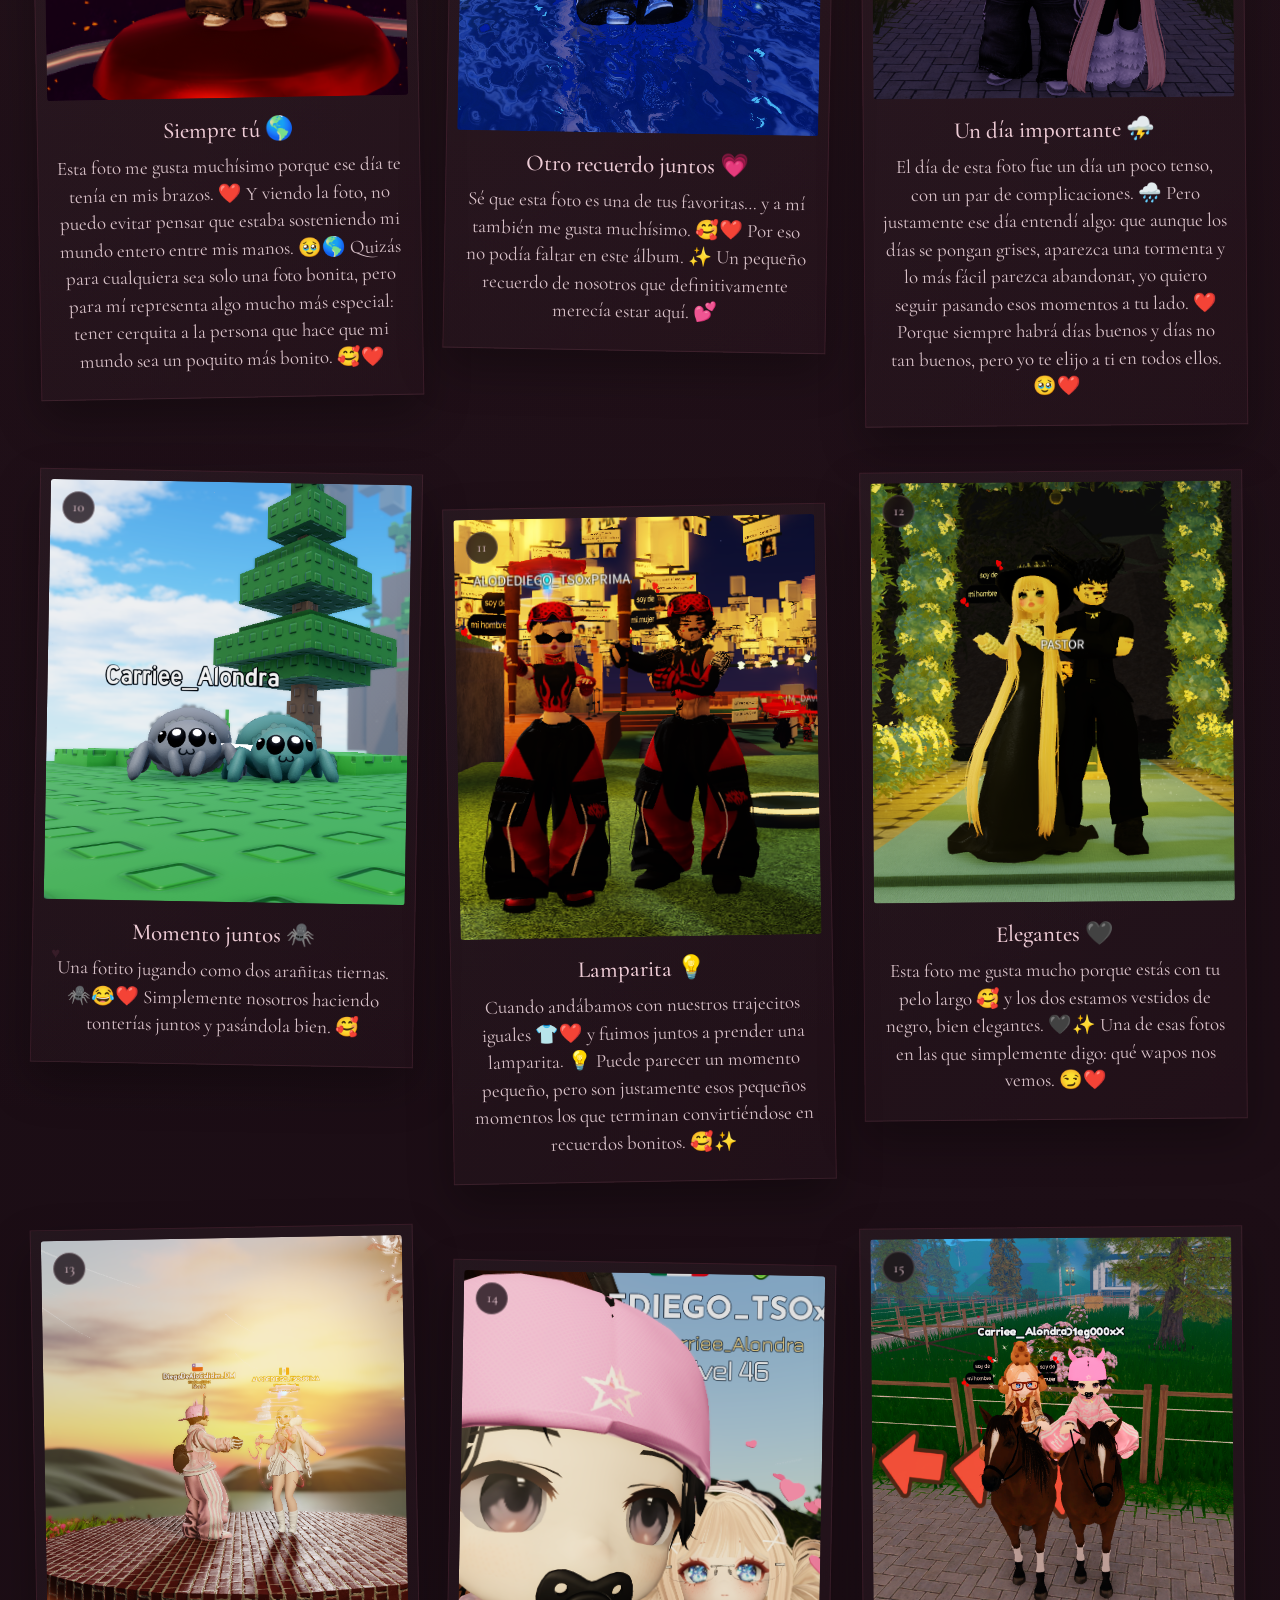
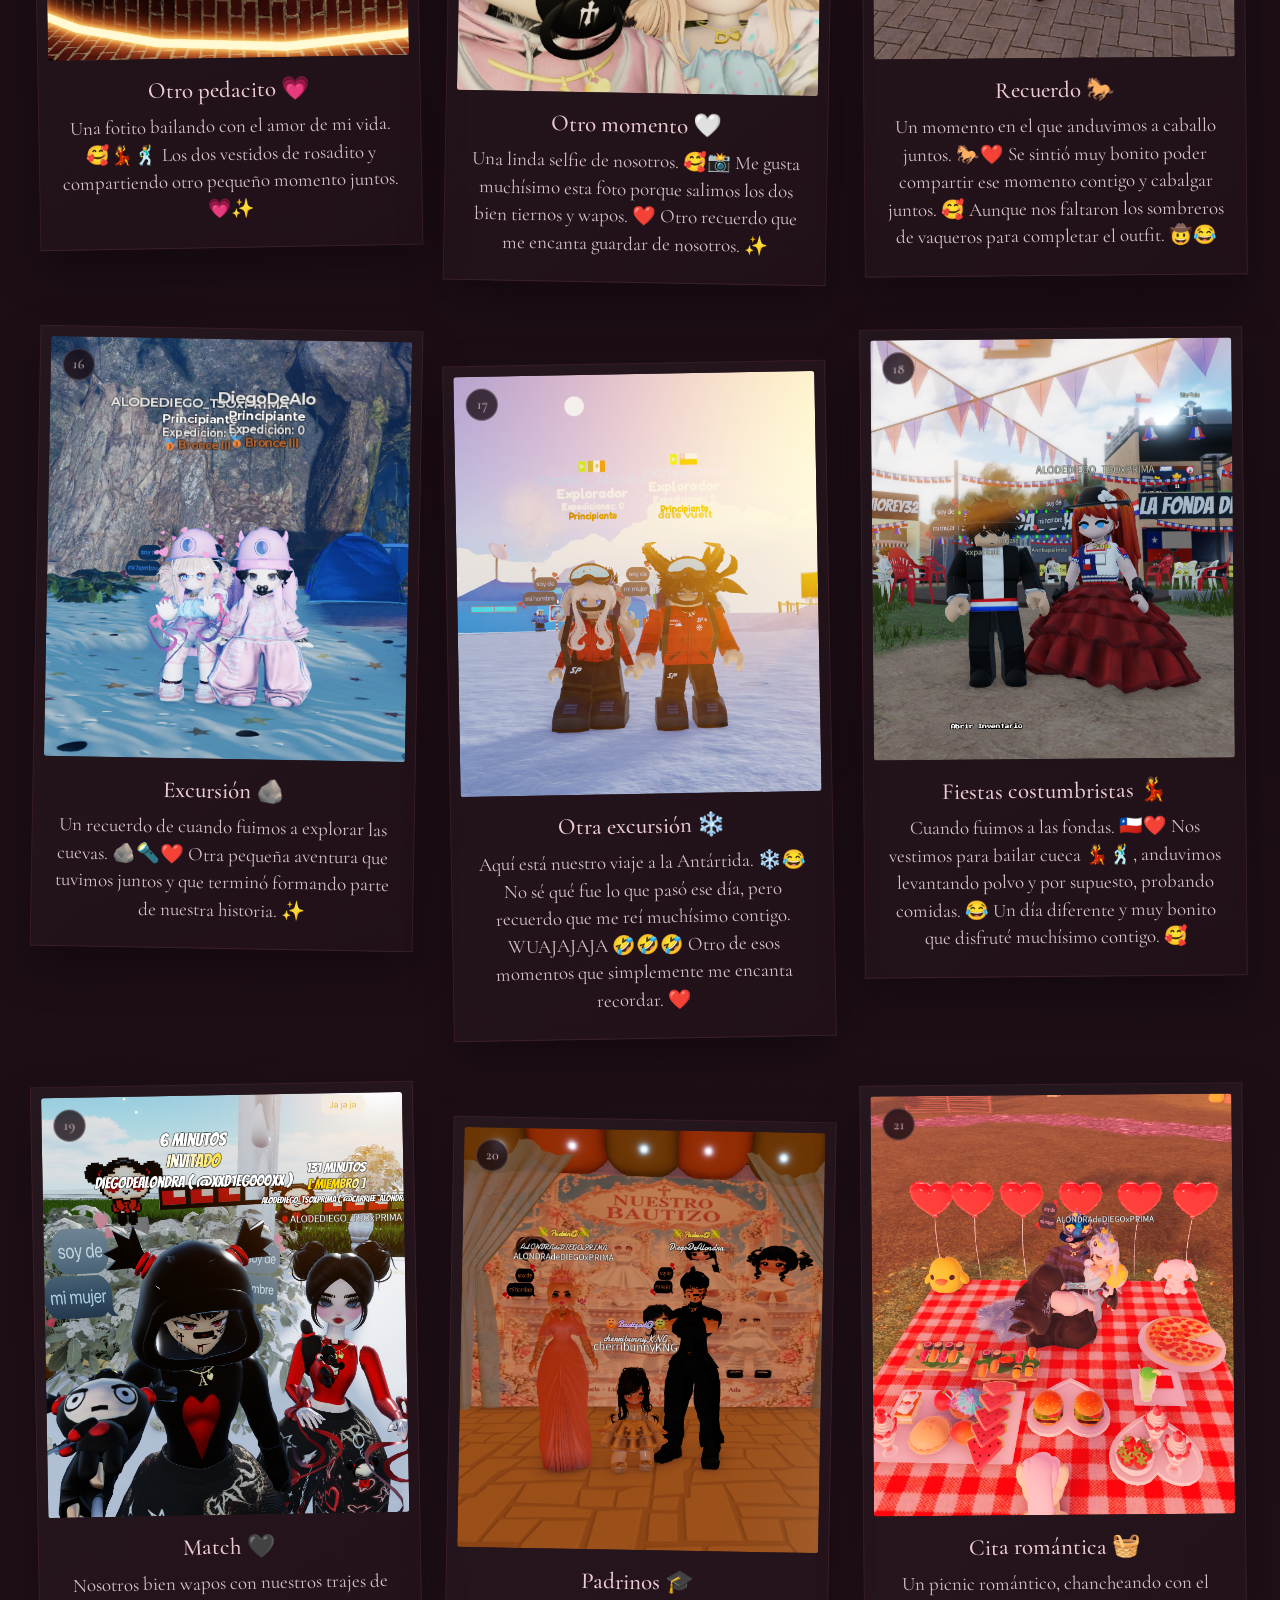
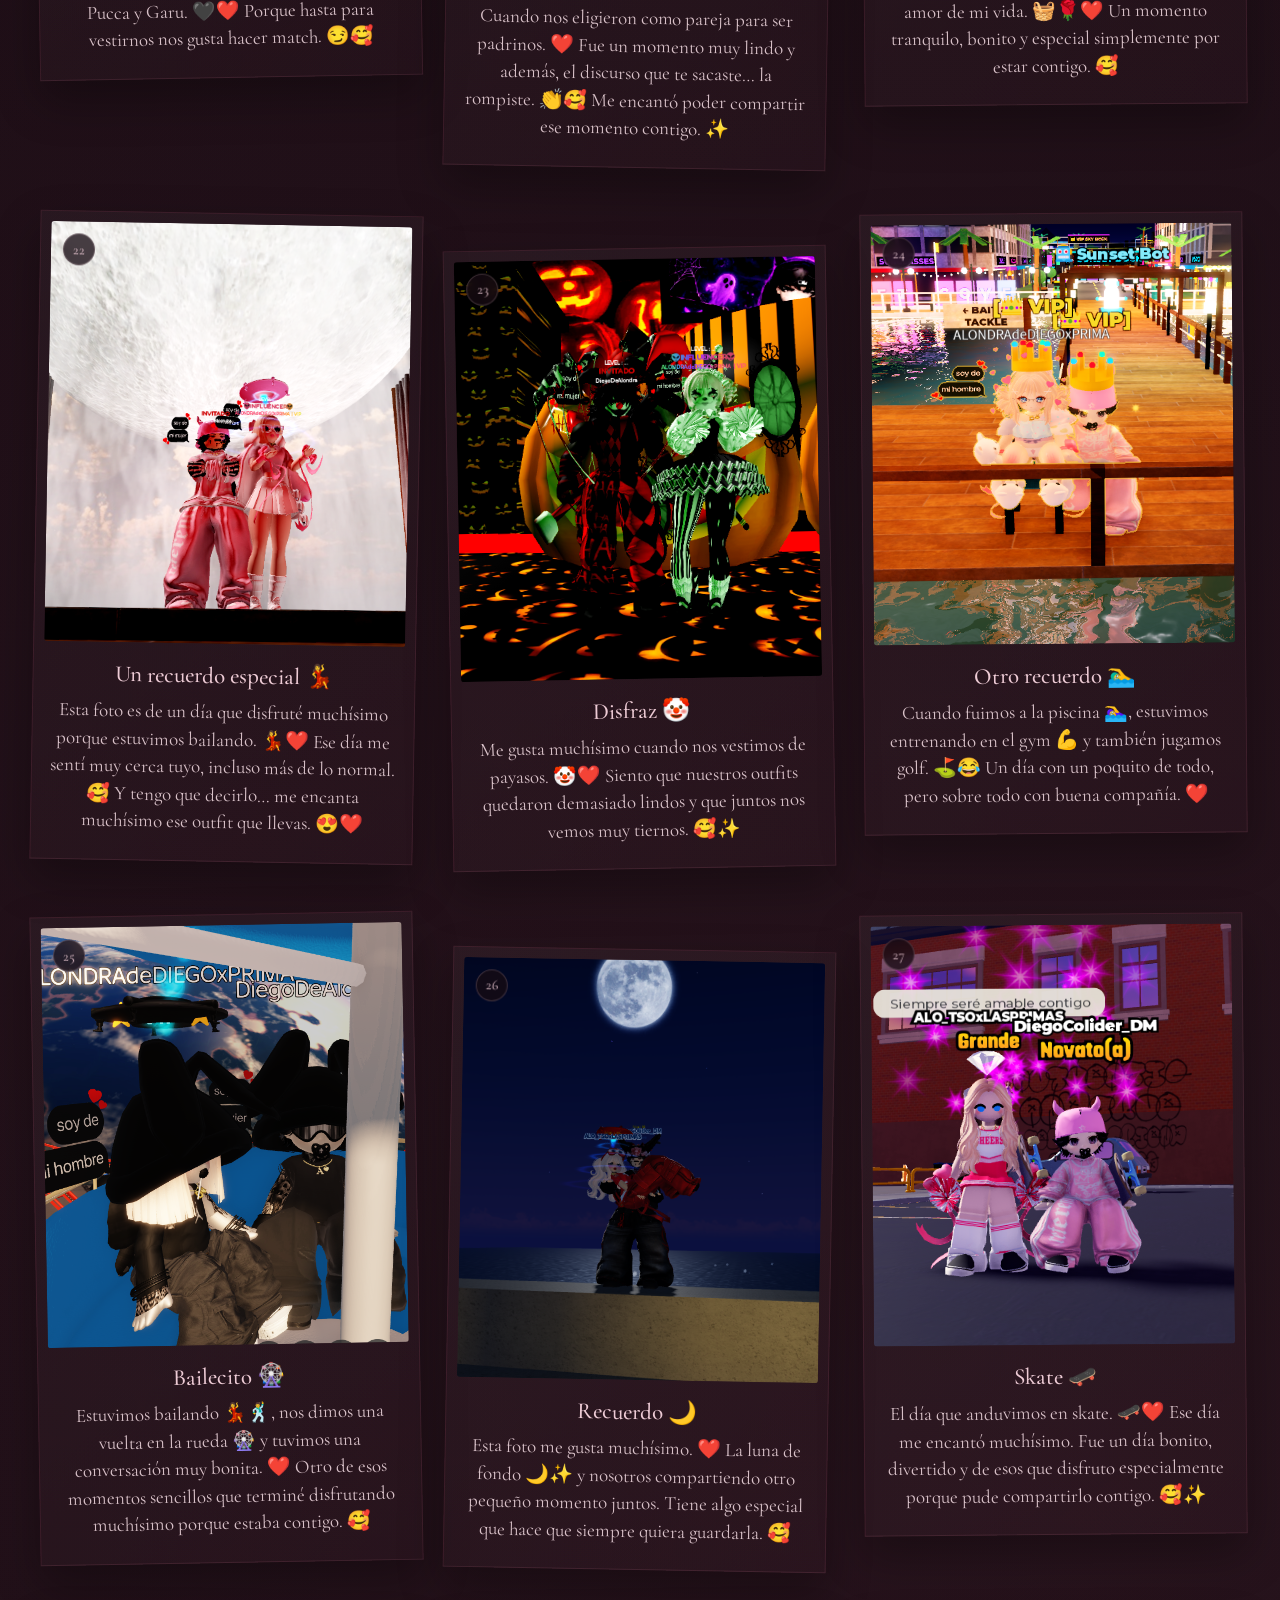
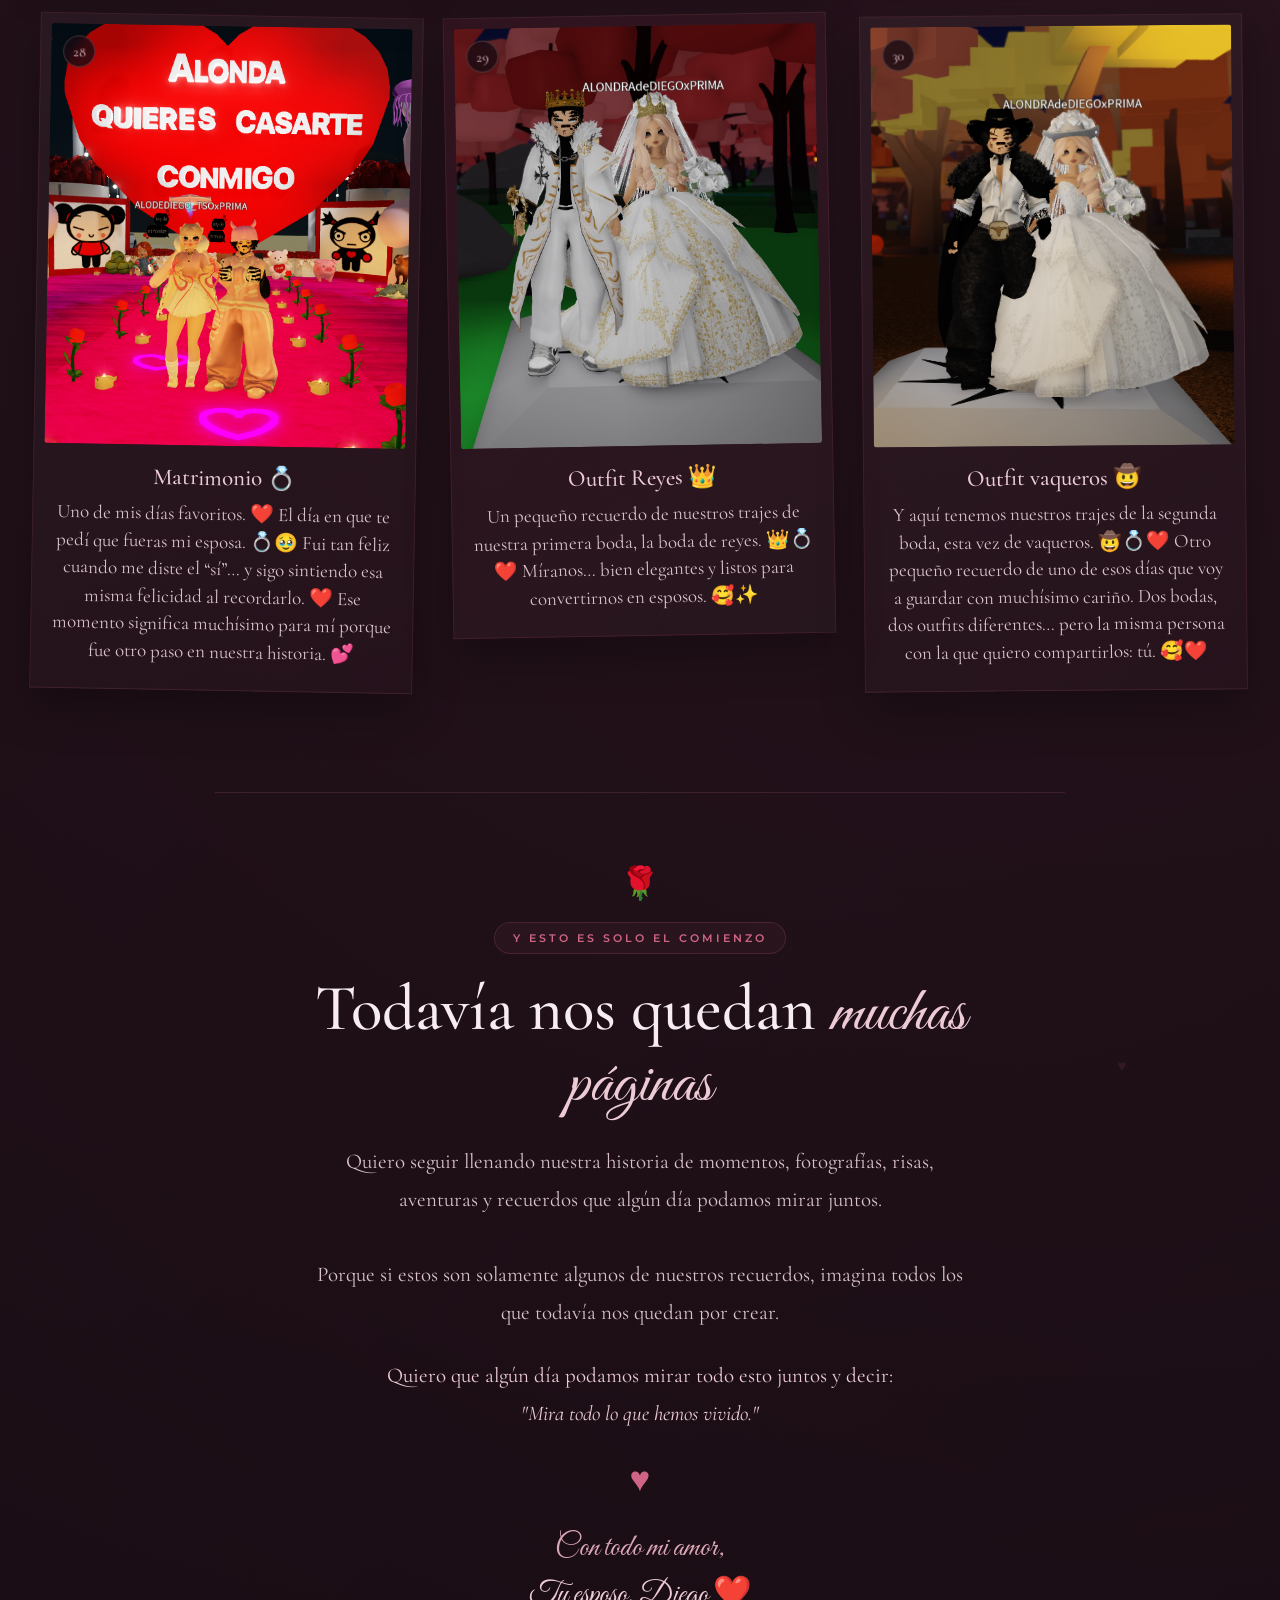
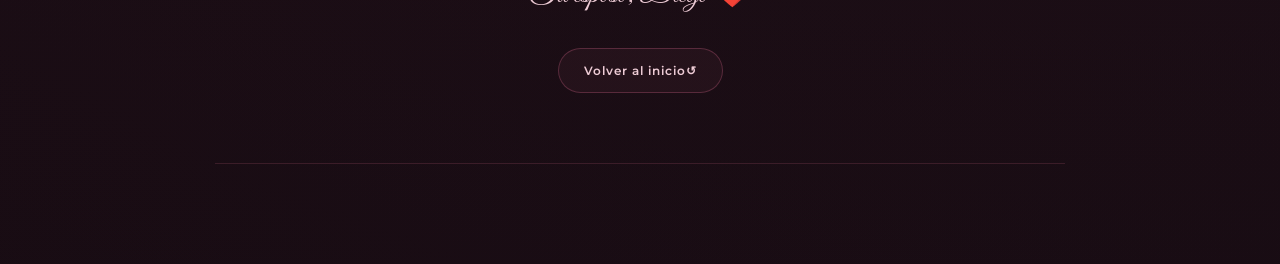
<file: recuerdos.html>
<!DOCTYPE html>
<html lang="es">

<head>

    <meta charset="UTF-8">

    <meta name="viewport" content="width=device-width, initial-scale=1.0">

    <title>Nuestros recuerdos ❤️</title>

    <link rel="stylesheet" href="css/recuerdos.css">

    <link rel="preconnect" href="https://fonts.googleapis.com">

    <link rel="preconnect" href="https://fonts.gstatic.com" crossorigin>

    <link
        href="https://fonts.googleapis.com/css2?family=Cormorant+Garamond:wght@400;500;600;700&family=Great+Vibes&family=Montserrat:wght@300;400;500;600&display=swap"
        rel="stylesheet">

</head>


<body>


    <!-- =========================================
         MÚSICA
    ========================================== -->

    <audio id="musicaRecuerdos" autoplay loop preload="auto">

        <source src="audio/recuerdos.mp3" type="audio/mpeg">

    </audio>


    <!-- =========================================
         ÁLBUM PRINCIPAL
    ========================================== -->

    <main class="album">


        <!-- =====================================
             CORAZONES DECORATIVOS
        ====================================== -->

        <div class="corazon corazon-1">♥</div>

        <div class="corazon corazon-2">♥</div>

        <div class="corazon corazon-3">♥</div>

        <div class="corazon corazon-4">♥</div>

        <div class="corazon corazon-5">♥</div>

        <div class="corazon corazon-6">♥</div>


        <!-- =====================================
             PORTADA DEL ÁLBUM
        ====================================== -->

        <header class="portada-album">


            <p class="etiqueta">

                NUESTRA HISTORIA

            </p>


            <h1>

                Nuestros

                <span>recuerdos</span>

            </h1>


            <div class="ornamento">

                ♥ ─ ♥ ─ ♥

            </div>


            <p class="introduccion">

                Cada fotografía guarda un momento,
                una emoción y una pequeña parte
                de nuestra historia.

                <br><br>

                Y aunque todavía nos quedan
                muchísimas páginas por escribir,
                estas son algunas de las que
                ya guardo con muchísimo cariño.

            </p>


            <!-- =================================
                 DISTANCIA
            ================================== -->

            <div class="distancia">

                <span>🇨🇱 Chile</span>

                <span class="corazon-centro">♥</span>

                <span>🇲🇽 México</span>

            </div>


            <!-- =================================
                 CONTADOR
            ================================== -->

            <div class="contador">

                <span class="numero-contador">

                    30

                </span>

                <span>

                    pedacitos de nuestra historia

                </span>

            </div>


        </header>


        <!-- =====================================
             MENSAJE INICIAL
        ====================================== -->

        <section class="mensaje-inicial">


            <span class="flor">

                🌹

            </span>


            <p>

                Estas fotografías representan
                solamente algunos de los momentos
                que hemos compartido.

            </p>


            <p>

                Cada una tiene un pequeño significado
                y juntas forman una parte de nuestra
                historia.

            </p>


            <span class="firma-pequena">

                Para mi Moshi ❤️

            </span>


        </section>


        <!-- =====================================
             SECCIÓN GALERÍA
        ====================================== -->

        <section class="seccion-galeria">


            <!-- =================================
                 TÍTULO DE SECCIÓN
            ================================== -->

            <div class="titulo-seccion">


                <h2>

                    Pedacitos de
                    <span>nosotros</span>

                </h2>


                <p>

                    Momentos que quiero guardar
                    para siempre.

                </p>


            </div>


            <!-- =================================
                 GALERÍA
            ================================== -->

            <div class="galeria">


                <!-- =============================
                     RECUERDO 01
                ============================== -->

                <figure class="recuerdo">

                    <div class="marco">

                        <img
                            src="img/img1.png"
                            alt="Nuestro recuerdo 1"
                            class="foto-vertical"
                        >

                        <span class="numero-foto">

                            01

                        </span>

                    </div>


                    <figcaption>

                        <h3>

                            El primer día 🐄❤️

                        </h3>

                        <p>

                            Nuestra historia comenzó en VioletaNight, aunque no tengo una foto de ese momento.
                             🥹 Pero sí tengo muchos recuerdos lindos: tu traje de vaquita 🐄, 
                             cuando intenté raptarte 😂 y cuando despediste a la vaca que llevabas para 
                             usarme como mochila WUAJAJAJA. ❤️ 
                             Así que aquí dejo un pequeño recuerdo del primer video en el que aparecí a tu lado. ✨

                        </p>

                    </figcaption>

                </figure>


                <!-- =============================
                     RECUERDO 02
                ============================== -->

                <figure class="recuerdo recuerdo-bajado">

                    <div class="marco">

                        <img
                            src="img/img2.png"
                            alt="Nuestro recuerdo 2"
                            class="foto-vertical"
                        >

                        <span class="numero-foto">

                            02

                        </span>

                    </div>


                    <figcaption>

                        <h3>

                            El día donde nuestro amor floreció 🌸

                        </h3>

                        <p>

                            Este fue el día en que mi amor por ti se intensificó. 
                            ❤️ Fue cuando empecé a darme cuenta de lo increíble que eras 
                            y descubrí que detrás de esa pantalla había una mujer maravillosa, 
                            increíble y muy wapa. 🥰✨

                        </p>

                    </figcaption>

                </figure>


                <!-- =============================
                     RECUERDO 03
                ============================== -->

                <figure class="recuerdo">

                    <div class="marco">

                        <img
                            src="img/img3.png"
                            alt="Nuestro recuerdo 3"
                            class="foto-vertical"
                        >

                        <span class="numero-foto">

                            03

                        </span>

                    </div>


                    <figcaption>

                        <h3>

                            El gran día 🌅

                        </h3>

                        <p>

                            Cómo olvidar uno de mis días favoritos: el 6 de agosto. ❤️

                            Estuvimos en ese muelle viendo un lindo atardecer 🌅, nos columpiamos, 
                            conversamos, nos reímos y, entre nervios, te pregunté si querías ser mi novia. 
                            🥹💗Ese momento marcó el inicio de nuestro amor, y por eso siempre tendrá un lugar 
                            especial en mi corazón. ❤️

                        </p>

                    </figcaption>

                </figure>


                <!-- =============================
                     RECUERDO 04
                ============================== -->

                <figure class="recuerdo">

                    <div class="marco">

                        <img
                            src="img/img4.png"
                            alt="Nuestro recuerdo 4"
                            class="foto-vertical"
                        >

                        <span class="numero-foto">

                            04

                        </span>

                    </div>


                    <figcaption>

                        <h3>

                            Primera boda juntos

                        </h3>

                        <p>

                            La primera boda a la que asistí en Roblox y también la primera a la que asistimos juntos. 
                            ❤️ Fue un momento muy lindo, pero no solamente por la boda… sino porque pude vivirla con 
                            la mejor compañía que podía tener: contigo. 🥰 Y aparte, míranos… bien wapos y formales. 😏🤵‍♂️💗

                        </p>

                    </figcaption>

                </figure>


                <!-- =============================
                     RECUERDO 05
                ============================== -->

                <figure class="recuerdo recuerdo-bajado">

                    <div class="marco">

                        <img
                            src="img/img5.png"
                            alt="Nuestro recuerdo 5"
                            class="foto-vertical"
                        >

                        <span class="numero-foto">

                            05

                        </span>

                    </div>


                    <figcaption>

                        <h3>

                            Contigo 🌅

                        </h3>

                        <p>

                            Ese día me llevaste a un servidor donde vimos el atardecer y el amanecer juntos. 
                            🌅🌄 Nos conocimos un poquito más, nos regalamos flores 🌹 y hasta anduvimos en escobas. 
                            🧹😂 Un día sencillo, pero lleno de pequeños momentos que me encantó compartir contigo. ❤️

                        </p>

                    </figcaption>

                </figure>


                <!-- =============================
                     RECUERDO 06
                ============================== -->

                <figure class="recuerdo">

                    <div class="marco">

                        <img
                            src="img/img6.png"
                            alt="Nuestro recuerdo 6"
                            class="foto-vertical"
                        >

                        <span class="numero-foto">

                            06

                        </span>

                    </div>


                    <figcaption>

                        <h3>

                            Un momento juntos 🌙

                        </h3>

                        <p>

                            Un momento en el que simplemente estuvimos conversando y disfrutando de nuestra compañía 
                            mientras mirábamos la luna. 🌙❤️ No necesitábamos hacer nada especial; estar ahí contigo ya 
                            hacía especial el momento. 🥰

                        </p>

                    </figcaption>

                </figure>


                <!-- =============================
                     RECUERDO 07
                ============================== -->

                <figure class="recuerdo">

                    <div class="marco">

                        <img
                            src="img/img7.png"
                            alt="Nuestro recuerdo 7"
                            class="foto-vertical"
                        >

                        <span class="numero-foto">

                            07

                        </span>

                    </div>


                    <figcaption>

                        <h3>

                            Siempre tú 🌎

                        </h3>

                        <p>

                            Esta foto me gusta muchísimo porque ese día te tenía en mis brazos. ❤️ Y viendo la foto, 
                            no puedo evitar pensar que estaba sosteniendo mi mundo entero entre mis manos. 🥹🌎 
                            Quizás para cualquiera sea solo una foto bonita, pero para mí representa algo mucho más 
                            especial: tener cerquita a la persona que hace que mi mundo sea un poquito más bonito. 🥰❤️

                        </p>

                    </figcaption>

                </figure>


                <!-- =============================
                     RECUERDO 08
                ============================== -->

                <figure class="recuerdo recuerdo-bajado">

                    <div class="marco">

                        <img
                            src="img/img8.png"
                            alt="Nuestro recuerdo 8"
                            class="foto-vertical"
                        >

                        <span class="numero-foto">

                            08

                        </span>

                    </div>


                    <figcaption>

                        <h3>

                            Otro recuerdo juntos 💗

                        </h3>

                        <p>

                            Sé que esta foto es una de tus favoritas… y a mí también me gusta muchísimo. 🥰❤️ 
                            Por eso no podía faltar en este álbum. ✨ 
                            Un pequeño recuerdo de nosotros que definitivamente merecía estar aquí. 💕

                        </p>

                    </figcaption>

                </figure>


                <!-- =============================
                     RECUERDO 09
                ============================== -->

                <figure class="recuerdo">

                    <div class="marco">

                        <img
                            src="img/img9.png"
                            alt="Nuestro recuerdo 9"
                            class="foto-vertical"
                        >

                        <span class="numero-foto">

                            09

                        </span>

                    </div>


                    <figcaption>

                        <h3>

                            Un día importante ⛈️

                        </h3>

                        <p>

                            El día de esta foto fue un día un poco tenso, con un par de complicaciones. 🌧️ 
                            Pero justamente ese día entendí algo: que aunque los días se pongan grises, aparezca una tormenta 
                            y lo más fácil parezca abandonar, yo quiero seguir pasando esos momentos a tu lado. 
                            ❤️ Porque siempre habrá días buenos y días no tan buenos, pero yo te elijo a ti en todos ellos. 🥹❤️

                        </p>

                    </figcaption>

                </figure>


                <!-- =============================
                     RECUERDO 10
                ============================== -->

                <figure class="recuerdo">

                    <div class="marco">

                        <img
                            src="img/img10.png"
                            alt="Nuestro recuerdo 10"
                            class="foto-vertical"
                        >

                        <span class="numero-foto">

                            10

                        </span>

                    </div>


                    <figcaption>

                        <h3>

                            Momento juntos 🕷️

                        </h3>

                        <p>

                            Una fotito jugando como dos arañitas tiernas. 🕷️😂❤️ 
                            Simplemente nosotros haciendo tonterías juntos y pasándola bien. 🥰

                        </p>

                    </figcaption>

                </figure>


                <!-- =============================
                     RECUERDO 11
                ============================== -->

                <figure class="recuerdo recuerdo-bajado">

                    <div class="marco">

                        <img
                            src="img/img11.png"
                            alt="Nuestro recuerdo 11"
                            class="foto-vertical"
                        >

                        <span class="numero-foto">

                            11

                        </span>

                    </div>


                    <figcaption>

                        <h3>

                            Lamparita 💡
                        </h3>

                        <p>

                            Cuando andábamos con nuestros trajecitos iguales 👕❤️ y fuimos juntos a prender una lamparita. 💡 
                            Puede parecer un momento pequeño, pero son justamente esos pequeños momentos los que 
                            terminan convirtiéndose en recuerdos bonitos. 🥰✨

                        </p>

                    </figcaption>

                </figure>


                <!-- =============================
                     RECUERDO 12
                ============================== -->

                <figure class="recuerdo">

                    <div class="marco">

                        <img
                            src="img/img12.png"
                            alt="Nuestro recuerdo 12"
                            class="foto-vertical"
                        >

                        <span class="numero-foto">

                            12

                        </span>

                    </div>


                    <figcaption>

                        <h3>

                            Elegantes 🖤


                        </h3>

                        <p>

                            Esta foto me gusta mucho porque estás con tu pelo largo 🥰 y los dos estamos vestidos de 
                            negro, bien elegantes. 🖤✨ Una de esas fotos en las que simplemente digo: 
                            qué wapos nos vemos. 😏❤️
                        </p>

                    </figcaption>

                </figure>


                <!-- =============================
                     RECUERDO 13
                ============================== -->

                <figure class="recuerdo">

                    <div class="marco">

                        <img
                            src="img/img13.png"
                            alt="Nuestro recuerdo 13"
                            class="foto-vertical"
                        >

                        <span class="numero-foto">

                            13

                        </span>

                    </div>


                    <figcaption>

                        <h3>

                            Otro pedacito 💗

                        </h3>

                        <p>

                            Una fotito bailando con el amor de mi vida. 🥰💃🕺 
                            Los dos vestidos de rosadito y compartiendo otro pequeño momento juntos. 💗✨

                        </p>

                    </figcaption>

                </figure>


                <!-- =============================
                     RECUERDO 14
                ============================== -->

                <figure class="recuerdo recuerdo-bajado">

                    <div class="marco">

                        <img
                            src="img/img14.png"
                            alt="Nuestro recuerdo 14"
                            class="foto-vertical"
                        >

                        <span class="numero-foto">

                            14

                        </span>

                    </div>


                    <figcaption>

                        <h3>

                            Otro momento 🤍

                        </h3>

                        <p>

                            Una linda selfie de nosotros. 🥰📸 
                            Me gusta muchísimo esta foto porque salimos los dos bien tiernos y wapos. ❤️ 
                            Otro recuerdo que me encanta guardar de nosotros. ✨

                        </p>

                    </figcaption>

                </figure>


                <!-- =============================
                     RECUERDO 15
                ============================== -->

                <figure class="recuerdo">

                    <div class="marco">

                        <img
                            src="img/img15.png"
                            alt="Nuestro recuerdo 15"
                            class="foto-vertical"
                        >

                        <span class="numero-foto">

                            15

                        </span>

                    </div>


                    <figcaption>

                        <h3>

                            Recuerdo 🐎

                        </h3>

                        <p>

                            Un momento en el que anduvimos a caballo juntos. 🐎❤️ 
                            Se sintió muy bonito poder compartir ese momento contigo y cabalgar juntos. 🥰 
                            Aunque nos faltaron los sombreros de vaqueros para completar el outfit. 🤠😂

                        </p>

                    </figcaption>

                </figure>


                <!-- =============================
                     RECUERDO 16
                ============================== -->

                <figure class="recuerdo">

                    <div class="marco">

                        <img
                            src="img/img16.png"
                            alt="Nuestro recuerdo 16"
                            class="foto-vertical"
                        >

                        <span class="numero-foto">

                            16

                        </span>

                    </div>


                    <figcaption>

                        <h3>

                            Excursión 🪨

                        </h3>

                        <p>

                            Un recuerdo de cuando fuimos a explorar las cuevas. 🪨🔦❤️ 
                            Otra pequeña aventura que tuvimos juntos y que terminó formando parte de nuestra historia. ✨

                        </p>

                    </figcaption>

                </figure>


                <!-- =============================
                     RECUERDO 17
                ============================== -->

                <figure class="recuerdo recuerdo-bajado">

                    <div class="marco">

                        <img
                            src="img/img17.png"
                            alt="Nuestro recuerdo 17"
                            class="foto-vertical"
                        >

                        <span class="numero-foto">

                            17

                        </span>

                    </div>


                    <figcaption>

                        <h3>

                            Otra excursión ❄️

                        </h3>

                        <p>

                            Aquí está nuestro viaje a la Antártida. ❄️😂 
                            No sé qué fue lo que pasó ese día, pero recuerdo que me reí muchísimo contigo. WUAJAJAJA 🤣🤣🤣 
                            Otro de esos momentos que simplemente me encanta recordar. ❤️
                        </p>

                    </figcaption>

                </figure>


                <!-- =============================
                     RECUERDO 18
                ============================== -->

                <figure class="recuerdo">

                    <div class="marco">

                        <img
                            src="img/img18.png"
                            alt="Nuestro recuerdo 18"
                            class="foto-vertical"
                        >

                        <span class="numero-foto">

                            18

                        </span>

                    </div>


                    <figcaption>

                        <h3>

                            Fiestas costumbristas 💃

                        </h3>

                        <p>

                            Cuando fuimos a las fondas. 🇨🇱❤️
                            Nos vestimos para bailar cueca 💃🕺, anduvimos levantando polvo y 
                            por supuesto, probando comidas. 😂 
                            Un día diferente y muy bonito que disfruté muchísimo contigo. 🥰

                        </p>

                    </figcaption>

                </figure>


                <!-- =============================
                     RECUERDO 19
                ============================== -->

                <figure class="recuerdo">

                    <div class="marco">

                        <img
                            src="img/img19.png"
                            alt="Nuestro recuerdo 19"
                            class="foto-vertical"
                        >

                        <span class="numero-foto">

                            19

                        </span>

                    </div>


                    <figcaption>

                        <h3>

                            Match 🖤

                        </h3>

                        <p>

                            Nosotros bien wapos con nuestros trajes de Pucca y Garu. 🖤❤️ 
                            Porque hasta para vestirnos nos gusta hacer match. 😏🥰

                        </p>

                    </figcaption>

                </figure>


                <!-- =============================
                     RECUERDO 20
                ============================== -->

                <figure class="recuerdo recuerdo-bajado">

                    <div class="marco">

                        <img
                            src="img/img20.png"
                            alt="Nuestro recuerdo 20"
                            class="foto-vertical"
                        >

                        <span class="numero-foto">

                            20

                        </span>

                    </div>


                    <figcaption>

                        <h3>

                            Padrinos 🎓

                        </h3>

                        <p>

                            Cuando nos eligieron como pareja para ser padrinos. ❤️ 
                            Fue un momento muy lindo y además, el discurso que te sacaste… la rompiste. 👏🥰 
                            Me encantó poder compartir ese momento contigo. ✨

                        </p>

                    </figcaption>

                </figure>


                <!-- =============================
                     RECUERDO 21
                ============================== -->

                <figure class="recuerdo">

                    <div class="marco">

                        <img
                            src="img/img21.png"
                            alt="Nuestro recuerdo 21"
                            class="foto-vertical"
                        >

                        <span class="numero-foto">

                            21

                        </span>

                    </div>


                    <figcaption>

                        <h3>

                            Cita romántica 🧺

                        </h3>

                        <p>

                            Un picnic romántico, chancheando con el amor de mi vida. 🧺🌹❤️ 
                            Un momento tranquilo, bonito y especial simplemente por estar contigo. 🥰

                        </p>

                    </figcaption>

                </figure>


                <!-- =============================
                     RECUERDO 22
                ============================== -->

                <figure class="recuerdo">

                    <div class="marco">

                        <img
                            src="img/img22.png"
                            alt="Nuestro recuerdo 22"
                            class="foto-vertical"
                        >

                        <span class="numero-foto">

                            22

                        </span>

                    </div>


                    <figcaption>

                        <h3>

                            Un recuerdo especial 💃

                        </h3>

                        <p>

                            Esta foto es de un día que disfruté muchísimo porque estuvimos bailando. 💃❤️ 
                            Ese día me sentí muy cerca tuyo, incluso más de lo normal. 🥰 
                            Y tengo que decirlo… me encanta muchísimo ese outfit que llevas. 😍❤️

                        </p>

                    </figcaption>

                </figure>


                <!-- =============================
                     RECUERDO 23
                ============================== -->

                <figure class="recuerdo recuerdo-bajado">

                    <div class="marco">

                        <img
                            src="img/img23.png"
                            alt="Nuestro recuerdo 23"
                            class="foto-vertical"
                        >

                        <span class="numero-foto">

                            23

                        </span>

                    </div>


                    <figcaption>

                        <h3>

                            Disfraz 🤡

                        </h3>

                        <p>

                            Me gusta muchísimo cuando nos vestimos de payasos. 🤡❤️ 
                            Siento que nuestros outfits quedaron demasiado lindos y que juntos nos vemos muy tiernos. 🥰✨

                        </p>

                    </figcaption>

                </figure>


                <!-- =============================
                     RECUERDO 24
                ============================== -->

                <figure class="recuerdo">

                    <div class="marco">

                        <img
                            src="img/img24.png"
                            alt="Nuestro recuerdo 24"
                            class="foto-vertical"
                        >

                        <span class="numero-foto">

                            24

                        </span>

                    </div>


                    <figcaption>

                        <h3>

                            Otro recuerdo 🏊‍♂️

                        </h3>

                        <p>

                            Cuando fuimos a la piscina 🏊‍♀️, estuvimos entrenando en el gym 💪 y también jugamos golf. ⛳😂 
                            Un día con un poquito de todo, pero sobre todo con buena compañía. ❤️

                        </p>

                    </figcaption>

                </figure>


                <!-- =============================
                     RECUERDO 25
                ============================== -->

                <figure class="recuerdo">

                    <div class="marco">

                        <img
                            src="img/img25.png"
                            alt="Nuestro recuerdo 25"
                            class="foto-vertical"
                        >

                        <span class="numero-foto">

                            25

                        </span>

                    </div>


                    <figcaption>

                        <h3>

                            Bailecito 🎡

                        </h3>

                        <p>

                            Estuvimos bailando 💃🕺, nos dimos una vuelta en la rueda 🎡 y tuvimos una conversación muy bonita. ❤️ 
                            Otro de esos momentos sencillos que terminé disfrutando muchísimo porque estaba contigo. 🥰

                        </p>

                    </figcaption>

                </figure>


                <!-- =============================
                     RECUERDO 26
                ============================== -->

                <figure class="recuerdo recuerdo-bajado">

                    <div class="marco">

                        <img
                            src="img/img26.png"
                            alt="Nuestro recuerdo 26"
                            class="foto-vertical"
                        >

                        <span class="numero-foto">

                            26

                        </span>

                    </div>


                    <figcaption>

                        <h3>

                            Recuerdo 🌙

                        </h3>

                        <p>

                            Esta foto me gusta muchísimo. ❤️ 
                            La luna de fondo 🌙✨ y nosotros compartiendo otro pequeño momento juntos. 
                            Tiene algo especial que hace que siempre quiera guardarla. 🥰

                        </p>

                    </figcaption>

                </figure>


                <!-- =============================
                     RECUERDO 27
                ============================== -->

                <figure class="recuerdo">

                    <div class="marco">

                        <img
                            src="img/img27.png"
                            alt="Nuestro recuerdo 27"
                            class="foto-vertical"
                        >

                        <span class="numero-foto">

                            27

                        </span>

                    </div>


                    <figcaption>

                        <h3>

                            Skate 🛹
                        </h3>

                        <p>

                            El día que anduvimos en skate. 🛹❤️ 
                            Ese día me encantó muchísimo. Fue un día bonito, divertido y de 
                            esos que disfruto especialmente porque pude compartirlo contigo. 🥰✨

                        </p>

                    </figcaption>

                </figure>


                <!-- =============================
                     RECUERDO 28
                ============================== -->

                <figure class="recuerdo">

                    <div class="marco">

                        <img
                            src="img/img28.png"
                            alt="Nuestro recuerdo 28"
                            class="foto-vertical"
                        >

                        <span class="numero-foto">

                            28

                        </span>

                    </div>


                    <figcaption>

                        <h3>

                            Matrimonio 💍

                        </h3>

                        <p>

                            Uno de mis días favoritos. ❤️ El día en que te pedí que fueras mi esposa. 💍🥹 
                            Fui tan feliz cuando me diste el “sí”… y sigo sintiendo esa misma felicidad al recordarlo. ❤️ 
                            Ese momento significa muchísimo para mí porque fue otro paso en nuestra historia. 💕

                        </p>

                    </figcaption>

                </figure>


                <!-- =============================
                     RECUERDO 29
                ============================== -->

                <figure class="recuerdo recuerdo-final">

                    <div class="marco">

                        <img
                            src="img/img29.png"
                            alt="Nuestro recuerdo 29"
                            class="foto-vertical"
                        >

                        <span class="numero-foto">

                            29

                        </span>

                    </div>


                    <figcaption>

                        <h3>

                            Outfit Reyes 👑

                        </h3>

                        <p>

                            Un pequeño recuerdo de nuestros trajes de nuestra primera boda, la boda de reyes. 👑💍❤️ 
                            Míranos… bien elegantes y listos para convertirnos en esposos. 🥰✨

                        </p>

                    </figcaption>

                </figure>


                <!-- =============================
                     RECUERDO 30
                ============================== -->

                <figure class="recuerdo">

                    <div class="marco">

                        <img
                            src="img/img30.png"
                            alt="Nuestro recuerdo 30"
                            class="foto-vertical"
                        >

                        <span class="numero-foto">

                            30

                        </span>

                    </div>


                    <figcaption>

                        <h3>

                            Outfit vaqueros 🤠

                        </h3>

                        <p>

                            Y aquí tenemos nuestros trajes de la segunda boda, esta vez de vaqueros. 🤠💍❤️ 
                            Otro pequeño recuerdo de uno de esos días que voy a guardar con muchísimo cariño. 
                            Dos bodas, dos outfits diferentes… pero la misma persona con la que quiero compartirlos: tú. 🥰❤️

                        </p>

                    </figcaption>

                </figure>


            </div>


        </section>


        <!-- =====================================
             FINAL DEL ÁLBUM
        ====================================== -->

        <section class="final-album">


            <div class="flor-final">

                🌹

            </div>


            <p class="etiqueta">

                Y ESTO ES SOLO EL COMIENZO

            </p>


            <h2>

                Todavía nos quedan
                <span>muchas páginas</span>

            </h2>


            <p class="texto-final">

                Quiero seguir llenando nuestra historia
                de momentos,
                fotografías,
                risas,
                aventuras
                y recuerdos que algún día
                podamos mirar juntos.

                <br><br>

                Porque si estos son solamente
                algunos de nuestros recuerdos,
                imagina todos los que todavía
                nos quedan por crear.

            </p>


            <p class="promesa-final">

                Quiero que algún día podamos mirar
                todo esto juntos y decir:

                <br>

                <em>

                    "Mira todo lo que hemos vivido."

                </em>

            </p>


            <div class="corazon-final">

                ♥

            </div>


            <div class="firma-final">

                <span>

                    Con todo mi amor,

                </span>

                <br>

                <strong>

                    Tu esposo, Diego ❤️

                </strong>

            </div>


            <!-- =================================
                 VOLVER AL INICIO
            ================================== -->

            <a href="index.html" class="boton-volver">

                <span>

                    Volver al inicio

                </span>

                <strong>

                    ↺

                </strong>

            </a>


        </section>


    </main>


    <!-- =========================================
         SCRIPTS
    ========================================== -->

    <script>

        /* =====================================
           MÚSICA
        ====================================== */

        const musicaRecuerdos =
            document.getElementById("musicaRecuerdos");

        musicaRecuerdos.volume = 0.35;

        musicaRecuerdos.play().catch(() => {

            console.log(
                "El navegador bloqueó la reproducción automática."
            );

        });


        /* =====================================
           IMÁGENES ROTAS
        ====================================== */

        const imagenes =
            document.querySelectorAll(".marco img");


        imagenes.forEach((imagen) => {

            imagen.addEventListener("error", function () {

                const marco =
                    this.closest(".marco");

                this.style.display = "none";


                if (marco) {

                    marco.innerHTML = `

                        <div class="foto-vacia">

                            <span class="icono-foto">

                                ♥️

                            </span>

                            <span class="texto-foto">

                                Un recuerdo nuestro

                            </span>

                        </div>

                    `;

                }

            });

        });

    </script>


</body>

</html>
</file>
<file: css/portada.css>
/* =========================================
   RESET
========================================= */

* {
    margin: 0;
    padding: 0;
    box-sizing: border-box;
}


/* =========================================
   BODY
========================================= */

body {

    min-height: 100vh;

    background:
        radial-gradient(
            circle at 50% 35%,
            rgba(177, 83, 116, 0.22),
            transparent 30%
        ),
        radial-gradient(
            circle at 15% 80%,
            rgba(115, 53, 82, 0.25),
            transparent 35%
        ),
        linear-gradient(
            135deg,
            #180b13,
            #2a1320,
            #12080e
        );

    color: #f9e9ef;

    font-family: "Cormorant Garamond", Georgia, serif;

    overflow: hidden;

}


/* =========================================
   FONDO
========================================= */

.fondo {

    position: fixed;

    inset: 0;

    pointer-events: none;

    overflow: hidden;

}


/* Brillos */

.brillo {

    position: absolute;

    width: 450px;

    height: 450px;

    border-radius: 50%;

    filter: blur(80px);

    opacity: 0.12;

}


.brillo-1 {

    top: -220px;

    left: -180px;

    background: #d8789b;

}


.brillo-2 {

    right: -220px;

    bottom: -230px;

    background: #9d5274;

}


/* =========================================
   CORAZONES
========================================= */

.corazones {

    position: fixed;

    inset: 0;

    pointer-events: none;

    overflow: hidden;

}


.corazones span {

    position: absolute;

    bottom: -30px;

    color: rgba(237, 157, 182, 0.17);

    font-size: 15px;

    animation: subir 12s linear infinite;

}


.corazones span:nth-child(1) {

    left: 8%;

    animation-delay: 1s;

}


.corazones span:nth-child(2) {

    left: 20%;

    animation-delay: 6s;

}


.corazones span:nth-child(3) {

    left: 35%;

    animation-delay: 3s;

}


.corazones span:nth-child(4) {

    left: 50%;

    animation-delay: 8s;

}


.corazones span:nth-child(5) {

    left: 65%;

    animation-delay: 4s;

}


.corazones span:nth-child(6) {

    left: 78%;

    animation-delay: 9s;

}


.corazones span:nth-child(7) {

    left: 90%;

    animation-delay: 2s;

}


.corazones span:nth-child(8) {

    left: 45%;

    animation-delay: 11s;

}


/* =========================================
   PORTADA
========================================= */

.portada {

    min-height: 100vh;

    display: flex;

    align-items: center;

    justify-content: center;

    padding: 40px 20px;

    position: relative;

    z-index: 2;

}


/* =========================================
   CONTENIDO
========================================= */

.contenido-portada {

    width: 100%;

    max-width: 650px;

    text-align: center;

    animation: aparecer 1.3s ease forwards;

}


/* =========================================
   ETIQUETA
========================================= */

.etiqueta {

    font-family: "Montserrat", sans-serif;

    font-size: 10px;

    font-weight: 400;

    letter-spacing: 6px;

    color: #d29aae;

    margin-bottom: 22px;

}


/* =========================================
   TÍTULO
========================================= */

h1 {

    font-family: "Great Vibes", cursive;

    font-size: clamp(65px, 10vw, 105px);

    font-weight: 400;

    line-height: 0.95;

    color: #fff0f5;

    text-shadow:
        0 5px 35px rgba(239, 157, 185, 0.17);

}


h1 span {

    display: block;

    color: #e2a2b8;

}


/* =========================================
   ORNAMENTO
========================================= */

.ornamento {

    display: flex;

    align-items: center;

    justify-content: center;

    gap: 15px;

    margin: 28px auto;

}


.ornamento span {

    color: #c6819b;

    font-size: 12px;

}


.ornamento div {

    width: 90px;

    height: 1px;

    background: linear-gradient(
        to right,
        transparent,
        #ba6d8b,
        transparent
    );

}


/* =========================================
   SUBTÍTULO
========================================= */

.subtitulo {

    max-width: 480px;

    margin: 0 auto 14px;

    color: #e6ccd5;

    font-size: 21px;

    line-height: 1.55;

}


.mensaje {

    max-width: 400px;

    margin: 0 auto;

    color: #bda2ae;

    font-family: "Montserrat", sans-serif;

    font-size: 11px;

    line-height: 1.8;

    font-weight: 300;

}


/* =========================================
   SOBRE
========================================= */

.sobre {

    position: relative;

    width: 230px;

    height: 150px;

    margin: 45px auto 35px;

}


.sobre-sombra {

    position: absolute;

    left: 15px;

    right: 15px;

    bottom: -12px;

    height: 25px;

    border-radius: 50%;

    background: rgba(0, 0, 0, 0.35);

    filter: blur(12px);

}


/* Cuerpo */

.sobre-cuerpo {

    position: relative;

    width: 100%;

    height: 100%;

    background:
        linear-gradient(
            145deg,
            #f5dfe5,
            #eac8d3
        );

    border-radius: 4px;

    box-shadow:
        0 20px 45px rgba(0, 0, 0, 0.35),
        0 0 0 1px rgba(255,255,255,0.1);

    overflow: hidden;

}


/* Parte interior */

.sobre-cuerpo::before {

    content: "";

    position: absolute;

    left: 0;

    bottom: 0;

    width: 0;

    height: 0;

    border-left: 115px solid transparent;

    border-right: 115px solid transparent;

    border-bottom: 78px solid rgba(184, 111, 136, 0.18);

}


/* Solapa */

.sobre-solapa {

    position: absolute;

    top: 0;

    left: 0;

    width: 0;

    height: 0;

    border-left: 115px solid transparent;

    border-right: 115px solid transparent;

    border-top: 82px solid #dfb8c5;

    z-index: 2;

}


/* Sello */

.sello {

    position: absolute;

    z-index: 5;

    top: 61px;

    left: 50%;

    transform: translateX(-50%);

    width: 42px;

    height: 42px;

    display: flex;

    align-items: center;

    justify-content: center;

    border-radius: 50%;

    background: #934766;

    border: 3px solid #efd2dc;

    box-shadow:
        0 5px 15px rgba(80, 30, 50, 0.3);

    animation: pulso 3s ease-in-out infinite;

}


.sello span {

    color: #ffe8ef;

    font-size: 15px;

}


/* Líneas del sobre */

.lineas-sobre {

    position: absolute;

    bottom: 20px;

    left: 25px;

    right: 25px;

    z-index: 3;

    opacity: 0.35;

}


.lineas-sobre span {

    display: block;

    width: 75px;

    height: 2px;

    margin-bottom: 6px;

    background: #9c5a72;

}


/* =========================================
   BOTÓN
========================================= */

.boton-carta {

    display: inline-flex;

    align-items: center;

    justify-content: center;

    gap: 15px;

    min-width: 215px;

    padding: 16px 22px;

    border: 1px solid rgba(232, 177, 197, 0.35);

    border-radius: 50px;

    background: rgba(255,255,255,0.045);

    color: #f6dce6;

    font-family: "Montserrat", sans-serif;

    font-size: 11px;

    letter-spacing: 1px;

    cursor: pointer;

    box-shadow:
        0 10px 30px rgba(0,0,0,0.15);

    transition:
        transform 0.3s ease,
        background 0.3s ease,
        border-color 0.3s ease,
        box-shadow 0.3s ease;

}


.boton-carta .icono {

    font-size: 16px;

}


.boton-carta strong {

    font-size: 20px;

    font-weight: 400;

    transition: transform 0.3s ease;

}


.boton-carta:hover {

    transform: translateY(-5px);

    background: rgba(234, 173, 194, 0.1);

    border-color: rgba(234, 173, 194, 0.7);

    box-shadow:
        0 15px 35px rgba(0,0,0,0.25);

}


.boton-carta:hover strong {

    transform: translateX(5px);

}


/* =========================================
   TEXTO INFERIOR
========================================= */

.pequeno {

    margin-top: 25px;

    color: #8f707d;

    font-family: "Montserrat", sans-serif;

    font-size: 9px;

    letter-spacing: 2px;

}


.pequeno span {

    color: #c67894;

    margin-left: 4px;

}


/* =========================================
   ANIMACIONES
========================================= */

@keyframes aparecer {

    from {

        opacity: 0;

        transform: translateY(30px);

    }

    to {

        opacity: 1;

        transform: translateY(0);

    }

}


@keyframes pulso {

    0%,
    100% {

        transform: translateX(-50%) scale(1);

    }

    50% {

        transform: translateX(-50%) scale(1.08);

    }

}


@keyframes subir {

    0% {

        transform:
            translateY(0)
            scale(0.7);

        opacity: 0;

    }

    15% {

        opacity: 1;

    }

    85% {

        opacity: 0.7;

    }

    100% {

        transform:
            translateY(-110vh)
            scale(1.2);

        opacity: 0;

    }

}


/* =========================================
   RESPONSIVE
========================================= */

@media (max-width: 600px) {

    .portada {

        padding: 30px 18px;

    }


    .etiqueta {

        letter-spacing: 4px;

    }


    h1 {

        font-size: 65px;

    }


    .subtitulo {

        font-size: 18px;

    }


    .mensaje {

        font-size: 10px;

    }


    .sobre {

        width: 205px;

        height: 135px;

        margin-top: 35px;

    }


    .sobre-solapa {

        border-left-width: 102.5px;

        border-right-width: 102.5px;

        border-top-width: 74px;

    }


    .sobre-cuerpo::before {

        border-left-width: 102.5px;

        border-right-width: 102.5px;

        border-bottom-width: 70px;

    }


    .sello {

        top: 53px;

    }

}


@media (max-width: 380px) {

    h1 {

        font-size: 56px;

    }


    .subtitulo {

        font-size: 17px;

    }


    .sobre {

        width: 185px;

        height: 122px;

    }


    .sobre-solapa {

        border-left-width: 92.5px;

        border-right-width: 92.5px;

        border-top-width: 67px;

    }


    .sobre-cuerpo::before {

        border-left-width: 92.5px;

        border-right-width: 92.5px;

        border-bottom-width: 63px;

    }


    .sello {

        top: 48px;

        width: 38px;

        height: 38px;

    }

}
</file>
<file: css/capitulo.css>
/* =========================================
   RESET
========================================= */

* {
    margin: 0;
    padding: 0;
    box-sizing: border-box;
}


/* =========================================
   BODY
========================================= */

body {
    min-height: 100vh;

    background:
        radial-gradient(
            circle at 20% 20%,
            rgba(190, 95, 125, 0.22),
            transparent 30%
        ),
        radial-gradient(
            circle at 80% 80%,
            rgba(126, 63, 91, 0.28),
            transparent 35%
        ),
        linear-gradient(
            135deg,
            #1b1018,
            #2a1622,
            #140c12
        );

    color: #f7e9ed;

    font-family: "Cormorant Garamond", Georgia, serif;

    overflow-x: hidden;
}


/* =========================================
   FONDO DECORATIVO
========================================= */

.fondo-decoracion {
    position: fixed;
    inset: 0;

    pointer-events: none;

    overflow: hidden;

    z-index: 0;
}

.corazon {
    position: absolute;

    color: rgba(255, 185, 205, 0.08);

    font-size: 180px;

    animation: flotar 10s ease-in-out infinite;
}

.corazon-1 {
    top: -40px;
    left: -50px;

    animation-delay: 0s;
}

.corazon-2 {
    top: 35%;
    right: -80px;

    font-size: 230px;

    animation-delay: 2s;
}

.corazon-3 {
    bottom: -80px;
    left: 12%;

    font-size: 200px;

    animation-delay: 4s;
}

.corazon-4 {
    top: 55%;
    left: 42%;

    font-size: 100px;

    opacity: 0.04;

    animation-delay: 6s;
}


/* =========================================
   CONTENEDOR PRINCIPAL
========================================= */

.votos-container {
    position: relative;

    z-index: 2;

    width: 100%;

    max-width: 1000px;

    margin: 0 auto;

    padding: 80px 25px 60px;
}


/* =========================================
   ENCABEZADO
========================================= */

.encabezado-votos {
    text-align: center;

    margin-bottom: 55px;

    animation: aparecer 1.2s ease forwards;
}

.mini-anillo {
    width: 76px;
    height: 76px;

    margin: 0 auto 25px;

    display: flex;
    align-items: center;
    justify-content: center;

    border-radius: 50%;

    background: rgba(255, 255, 255, 0.07);

    border: 1px solid rgba(255, 211, 224, 0.2);

    box-shadow:
        0 0 35px rgba(255, 155, 185, 0.12),
        inset 0 0 20px rgba(255, 255, 255, 0.03);

    backdrop-filter: blur(10px);

    animation: pulso 3s ease-in-out infinite;
}

.mini-anillo span {
    font-size: 30px;
}

.etiqueta {
    font-family: "Montserrat", sans-serif;

    font-size: 11px;

    letter-spacing: 5px;

    color: #dba5b8;

    margin-bottom: 18px;
}

.encabezado-votos h1 {
    font-family: "Great Vibes", cursive;

    font-size: clamp(58px, 8vw, 92px);

    font-weight: 400;

    line-height: 1;

    color: #fff2f6;

    text-shadow:
        0 4px 25px rgba(255, 140, 175, 0.18);

    margin-bottom: 25px;
}

.encabezado-votos h1 span {
    font-family: Georgia, serif;

    font-size: 0.4em;

    vertical-align: middle;
}

.ornamento {
    display: flex;

    align-items: center;

    justify-content: center;

    gap: 15px;

    margin: 25px auto;
}

.ornamento span {
    color: #d998ae;

    font-size: 14px;
}

.ornamento div {
    width: 100px;

    height: 1px;

    background: linear-gradient(
        to right,
        transparent,
        #c9849e,
        transparent
    );
}

.fecha-momento {
    max-width: 550px;

    margin: 0 auto;

    color: #c9aeb8;

    font-family: "Montserrat", sans-serif;

    font-size: 12px;

    font-weight: 300;

    letter-spacing: 1px;

    line-height: 1.8;
}


/* =========================================
   CARTA
========================================= */

.carta-votos {
    position: relative;

    background:
        linear-gradient(
            145deg,
            rgba(255, 250, 252, 0.97),
            rgba(248, 229, 236, 0.96)
        );

    color: #402431;

    border-radius: 8px;

    padding: 70px clamp(28px, 7vw, 90px);

    box-shadow:
        0 35px 90px rgba(0, 0, 0, 0.38),
        0 0 0 1px rgba(255, 255, 255, 0.15);

    overflow: hidden;
}


/* Decoración interior */

.carta-votos::before {
    content: "";

    position: absolute;

    inset: 14px;

    border: 1px solid rgba(137, 75, 97, 0.18);

    pointer-events: none;
}

.carta-votos::after {
    content: "♥";

    position: absolute;

    top: 18px;
    right: 30px;

    color: rgba(145, 73, 98, 0.08);

    font-size: 80px;
}


/* =========================================
   INTRODUCCIÓN
========================================= */

.introduccion {
    max-width: 730px;

    margin: 0 auto;

    text-align: center;
}

.saludo {
    font-family: "Great Vibes", cursive;

    font-size: 50px;

    color: #9a4d6c;

    margin-bottom: 25px;
}

.introduccion p:not(.saludo) {
    font-size: 21px;

    line-height: 1.8;

    color: #62424f;

    margin-bottom: 20px;
}


/* =========================================
   SEPARADORES
========================================= */

.separador {
    display: flex;

    align-items: center;

    justify-content: center;

    gap: 18px;

    margin: 60px auto;

    max-width: 500px;
}

.separador::before,
.separador::after {
    content: "";

    height: 1px;

    flex: 1;

    background: linear-gradient(
        to right,
        transparent,
        rgba(144, 75, 99, 0.35)
    );
}

.separador::after {
    background: linear-gradient(
        to left,
        transparent,
        rgba(144, 75, 99, 0.35)
    );
}

.separador span {
    color: #a85878;

    font-size: 13px;
}

.separador.grande {
    margin: 80px auto;
}

.separador.grande span {
    font-size: 20px;
}


/* =========================================
   VOTOS
========================================= */

.voto {
    position: relative;

    max-width: 730px;

    margin: 0 auto 75px;

    padding-left: 30px;

    border-left: 1px solid rgba(150, 80, 104, 0.18);
}

.numero-voto {
    position: absolute;

    left: -14px;

    top: 0;

    width: 28px;
    height: 28px;

    display: flex;

    align-items: center;
    justify-content: center;

    border-radius: 50%;

    background: #f5dce5;

    border: 1px solid rgba(145, 74, 98, 0.25);

    color: #8d4664;

    font-family: "Montserrat", sans-serif;

    font-size: 9px;

    font-weight: 600;
}

.voto h2 {
    color: #6d334e;

    font-size: clamp(32px, 5vw, 43px);

    font-weight: 600;

    line-height: 1.1;

    margin-bottom: 25px;
}

.voto p {
    color: #60414d;

    font-size: 20px;

    line-height: 1.85;

    margin-bottom: 20px;
}

.destacado {
    margin-top: 30px;

    padding: 22px 25px;

    background: rgba(160, 80, 108, 0.07);

    border-left: 3px solid #ad607e;

    color: #71364f !important;

    font-size: 22px !important;

    font-style: italic;
}

.destacado-suave {
    padding: 25px;

    margin-top: 30px;

    background: rgba(255, 255, 255, 0.55);

    border-radius: 5px;

    box-shadow:
        inset 0 0 30px rgba(130, 70, 95, 0.04);

    color: #733c54 !important;

    font-size: 22px !important;

    font-style: italic;
}


/* =========================================
   LISTA DE PROMESAS
========================================= */

.promesas {
    margin-top: 35px;
}

.promesa-item {
    display: flex;

    align-items: flex-start;

    gap: 15px;

    margin-bottom: 17px;

    padding: 15px 18px;

    background: rgba(255, 255, 255, 0.42);

    border-radius: 5px;
}

.promesa-item span {
    color: #a34e70;

    font-size: 13px;

    margin-top: 6px;
}

.promesa-item p {
    margin: 0;

    font-size: 18px;
}


/* =========================================
   GRAN PROMESA
========================================= */

.gran-promesa {
    text-align: center;

    margin-top: 35px;

    padding: 45px 25px;

    background:
        linear-gradient(
            145deg,
            rgba(157, 76, 104, 0.08),
            rgba(255, 255, 255, 0.45)
        );

    border: 1px solid rgba(150, 78, 103, 0.12);

    border-radius: 5px;
}

.gran-promesa p {
    margin-bottom: 13px;
}

.gran-promesa .frase-principal {
    margin-top: 25px;

    font-size: 22px;

    color: #713950;
}

.promesa-destacada {
    font-family: "Great Vibes", cursive;

    font-size: clamp(52px, 8vw, 78px);

    color: #914661;

    line-height: 1.1;

    margin: 15px 0 30px;

    text-shadow:
        0 3px 15px rgba(140, 66, 92, 0.15);
}


/* =========================================
   VOTOS FINALES
========================================= */

.votos-finales {
    text-align: center;

    max-width: 700px;

    margin: 0 auto;
}

.anillo-grande {
    font-size: 55px;

    margin-bottom: 25px;

    animation: pulso 3s ease-in-out infinite;
}

.votos-finales .etiqueta {
    color: #a05070;

    margin-bottom: 18px;
}

.votos-finales h2 {
    font-family: "Great Vibes", cursive;

    font-size: clamp(52px, 8vw, 76px);

    font-weight: 400;

    color: #843d5a;

    margin-bottom: 20px;
}

.linea-decorativa {
    width: 80px;

    height: 1px;

    margin: 0 auto 35px;

    background: #ad6782;
}

.votos-finales p {
    color: #60414d;

    font-size: 20px;

    line-height: 1.85;

    margin-bottom: 22px;
}

.votos-finales blockquote {
    margin: 35px auto;

    padding: 25px;

    border-top: 1px solid rgba(140, 70, 95, 0.2);
    border-bottom: 1px solid rgba(140, 70, 95, 0.2);

    color: #773951;

    font-size: 26px;

    font-style: italic;
}

.frase-final {
    font-family: "Great Vibes", cursive;

    font-size: 48px !important;

    color: #984864 !important;

    margin-top: 35px;
}


/* =========================================
   FIRMA
========================================= */

.firma {
    text-align: center;

    max-width: 550px;

    margin: 90px auto 20px;

    padding-top: 55px;

    border-top: 1px solid rgba(130, 70, 95, 0.18);
}

.firma > p:first-child {
    font-size: 20px;

    color: #75505e;

    margin-bottom: 15px;
}

.respuesta {
    font-family: "Great Vibes", cursive;

    font-size: 47px !important;

    color: #914661 !important;

    margin-bottom: 35px;
}

.firma-linea {
    width: 100px;

    height: 1px;

    background: #a55b78;

    margin: 0 auto 20px;
}

.con-amor {
    font-size: 17px;

    color: #85606c;
}

.nombre {
    font-family: "Great Vibes", cursive;

    font-size: 55px;

    color: #77364f;

    margin: 5px 0;
}

.nombre span {
    font-family: Georgia, serif;

    font-size: 25px;
}

.esposo {
    font-family: "Montserrat", sans-serif;

    font-size: 10px;

    letter-spacing: 4px;

    text-transform: uppercase;

    color: #a66b80;
}


/* =========================================
   CIERRE
========================================= */

.cierre {
    text-align: center;

    padding: 100px 20px 40px;

    animation: aparecer 1.5s ease forwards;
}

.cierre-corazon {
    color: #d48ba4;

    font-size: 30px;

    margin-bottom: 30px;

    animation: pulso 3s ease-in-out infinite;
}

.cierre > p:first-of-type {
    font-family: "Montserrat", sans-serif;

    font-size: 11px;

    letter-spacing: 4px;

    text-transform: uppercase;

    color: #ba91a0;

    margin-bottom: 20px;
}

.cierre h2 {
    max-width: 700px;

    margin: 0 auto 25px;

    font-family: "Great Vibes", cursive;

    font-size: clamp(52px, 8vw, 75px);

    font-weight: 400;

    color: #fff0f5;

    line-height: 1.1;
}

.cierre h2 span {
    display: block;

    color: #e6a5ba;
}

.pequeno-cierre {
    max-width: 550px;

    margin: 0 auto 40px;

    color: #c5aab5;

    font-family: "Montserrat", sans-serif;

    font-size: 13px;

    line-height: 1.8;
}


/* =========================================
   BOTÓN
========================================= */

.continuar {
    display: inline-flex;

    align-items: center;

    gap: 18px;

    padding: 16px 25px;

    border: 1px solid rgba(238, 180, 200, 0.35);

    border-radius: 50px;

    color: #f9dce7;

    text-decoration: none;

    font-family: "Montserrat", sans-serif;

    font-size: 11px;

    letter-spacing: 1px;

    background: rgba(255, 255, 255, 0.05);

    transition:
        transform 0.3s ease,
        background 0.3s ease,
        border-color 0.3s ease;
}

.continuar strong {
    font-size: 20px;

    font-weight: 400;

    transition: transform 0.3s ease;
}

.continuar:hover {
    transform: translateY(-4px);

    background: rgba(255, 190, 210, 0.1);

    border-color: rgba(238, 180, 200, 0.65);
}

.continuar:hover strong {
    transform: translateX(5px);
}


/* =========================================
   CORAZONES FINALES
========================================= */

.corazones-finales {
    position: fixed;

    inset: 0;

    pointer-events: none;

    overflow: hidden;

    z-index: 10;
}

.corazones-finales span {
    position: absolute;

    bottom: -30px;

    color: rgba(240, 156, 180, 0.25);

    font-size: 15px;

    animation: subirCorazon 12s linear infinite;
}

.corazones-finales span:nth-child(1) {
    left: 10%;
    animation-delay: 1s;
}

.corazones-finales span:nth-child(2) {
    left: 30%;
    animation-delay: 5s;
}

.corazones-finales span:nth-child(3) {
    left: 55%;
    animation-delay: 2s;
}

.corazones-finales span:nth-child(4) {
    left: 75%;
    animation-delay: 7s;
}

.corazones-finales span:nth-child(5) {
    left: 90%;
    animation-delay: 4s;
}


/* =========================================
   ANIMACIONES
========================================= */

@keyframes aparecer {

    from {
        opacity: 0;
        transform: translateY(25px);
    }

    to {
        opacity: 1;
        transform: translateY(0);
    }

}

@keyframes flotar {

    0%,
    100% {
        transform: translateY(0) rotate(-5deg);
    }

    50% {
        transform: translateY(-25px) rotate(5deg);
    }

}

@keyframes pulso {

    0%,
    100% {
        transform: scale(1);
    }

    50% {
        transform: scale(1.06);
    }

}

@keyframes subirCorazon {

    0% {
        transform: translateY(0) scale(0.7);

        opacity: 0;
    }

    15% {
        opacity: 1;
    }

    85% {
        opacity: 0.7;
    }

    100% {
        transform: translateY(-110vh) scale(1.2);

        opacity: 0;
    }

}


/* =========================================
   RESPONSIVE
========================================= */

@media (max-width: 700px) {

    .votos-container {
        padding: 55px 14px 40px;
    }

    .encabezado-votos {
        margin-bottom: 35px;
    }

    .encabezado-votos h1 {
        font-size: 58px;
    }

    .carta-votos {
        padding: 55px 25px;

        border-radius: 6px;
    }

    .carta-votos::before {
        inset: 9px;
    }

    .introduccion p:not(.saludo) {
        font-size: 18px;

        line-height: 1.75;
    }

    .saludo {
        font-size: 44px;
    }

    .voto {
        padding-left: 23px;

        margin-bottom: 60px;
    }

    .voto h2 {
        font-size: 31px;
    }

    .voto p {
        font-size: 18px;

        line-height: 1.75;
    }

    .destacado,
    .destacado-suave {
        font-size: 19px !important;

        padding: 18px;
    }

    .promesa-item p {
        font-size: 16px;
    }

    .gran-promesa {
        padding: 35px 18px;
    }

    .promesa-destacada {
        font-size: 52px;
    }

    .votos-finales h2 {
        font-size: 55px;
    }

    .votos-finales p {
        font-size: 18px;
    }

    .votos-finales blockquote {
        font-size: 22px;
    }

    .frase-final {
        font-size: 40px !important;
    }

    .respuesta {
        font-size: 39px !important;
    }

    .nombre {
        font-size: 48px;
    }

    .cierre {
        padding-top: 70px;
    }

    .cierre h2 {
        font-size: 53px;
    }

    .pequeno-cierre {
        font-size: 12px;
    }

    .continuar {
        padding: 14px 20px;
    }

}


/* =========================================
   PANTALLAS MUY PEQUEÑAS
========================================= */

@media (max-width: 400px) {

    .encabezado-votos h1 {
        font-size: 50px;
    }

    .carta-votos {
        padding-left: 20px;
        padding-right: 20px;
    }

    .voto {
        padding-left: 19px;
    }

    .voto h2 {
        font-size: 28px;
    }

    .promesa-destacada {
        font-size: 45px;
    }

    .respuesta {
        font-size: 34px !important;
    }

    .cierre h2 {
        font-size: 46px;
    }

}
</file>
<file: css/carta.css>
/* =========================================
   RESET
========================================= */

* {
    margin: 0;
    padding: 0;
    box-sizing: border-box;
}


/* =========================================
   BODY
========================================= */

body {

    min-height: 100vh;

    background:
        radial-gradient(
            circle at 15% 20%,
            rgba(167, 88, 115, 0.18),
            transparent 30%
        ),
        radial-gradient(
            circle at 85% 80%,
            rgba(110, 55, 80, 0.25),
            transparent 35%
        ),
        linear-gradient(
            135deg,
            #180d14,
            #29141f,
            #13090f
        );

    color: #f8e8ed;

    font-family: "Cormorant Garamond", Georgia, serif;

    overflow-x: hidden;

}


/* =========================================
   FONDO
========================================= */

.fondo {

    position: fixed;

    inset: 0;

    pointer-events: none;

    overflow: hidden;

    z-index: 0;

}


.corazon-fondo {

    position: absolute;

    color: rgba(255, 188, 209, 0.07);

    font-size: 180px;

    animation: flotar 9s ease-in-out infinite;

}


.corazon-1 {

    top: -60px;

    left: -50px;

}


.corazon-2 {

    right: -80px;

    top: 35%;

    font-size: 240px;

    animation-delay: 2s;

}


.corazon-3 {

    left: 10%;

    bottom: -100px;

    font-size: 220px;

    animation-delay: 4s;

}


/* =========================================
   PÉTALOS
========================================= */

.petalos {

    position: fixed;

    inset: 0;

    pointer-events: none;

    overflow: hidden;

    z-index: 1;

}


.petalos span {

    position: absolute;

    bottom: -30px;

    color: rgba(224, 153, 177, 0.25);

    font-size: 15px;

    animation: subir 12s linear infinite;

}


.petalos span:nth-child(1) {

    left: 10%;

    animation-delay: 1s;

}


.petalos span:nth-child(2) {

    left: 27%;

    animation-delay: 5s;

}


.petalos span:nth-child(3) {

    left: 45%;

    animation-delay: 3s;

}


.petalos span:nth-child(4) {

    left: 65%;

    animation-delay: 7s;

}


.petalos span:nth-child(5) {

    left: 80%;

    animation-delay: 2s;

}


.petalos span:nth-child(6) {

    left: 93%;

    animation-delay: 6s;

}


/* =========================================
   CONTENEDOR
========================================= */

.pagina-carta {

    position: relative;

    z-index: 2;

    width: 100%;

    max-width: 920px;

    margin: auto;

    padding: 80px 25px 70px;

}


/* =========================================
   ENCABEZADO
========================================= */

.encabezado {

    text-align: center;

    margin-bottom: 55px;

    animation: aparecer 1.2s ease forwards;

}


.sello {

    width: 70px;

    height: 70px;

    margin: 0 auto 25px;

    display: flex;

    align-items: center;

    justify-content: center;

    border-radius: 50%;

    border: 1px solid rgba(235, 179, 198, 0.25);

    background: rgba(255, 255, 255, 0.05);

    box-shadow:
        0 0 30px rgba(220, 130, 160, 0.1);

}


.sello span {

    color: #dfa0b8;

    font-size: 22px;

}


.etiqueta {

    font-family: "Montserrat", sans-serif;

    font-size: 10px;

    letter-spacing: 5px;

    color: #d49aac;

    margin-bottom: 18px;

}


.encabezado h1 {

    font-family: "Great Vibes", cursive;

    font-size: clamp(52px, 8vw, 82px);

    font-weight: 400;

    line-height: 1.05;

    color: #fff0f5;

    text-shadow:
        0 5px 25px rgba(240, 150, 180, 0.15);

}


.ornamento {

    display: flex;

    align-items: center;

    justify-content: center;

    gap: 15px;

    margin: 25px auto;

}


.ornamento span {

    color: #c987a0;

    font-size: 13px;

}


.ornamento div {

    width: 100px;

    height: 1px;

    background: linear-gradient(
        to right,
        transparent,
        #bd718e,
        transparent
    );

}


.introduccion {

    max-width: 520px;

    margin: auto;

    color: #c8adb7;

    font-family: "Montserrat", sans-serif;

    font-size: 12px;

    line-height: 1.9;

}


/* =========================================
   PAPEL
========================================= */

.papel-carta {

    position: relative;

    background:
        linear-gradient(
            145deg,
            #f9f1e9,
            #f4e5dc
        );

    color: #443038;

    padding: 75px clamp(30px, 8vw, 90px);

    box-shadow:
        0 35px 90px rgba(0, 0, 0, 0.4),
        0 0 0 1px rgba(255,255,255,0.1);

    overflow: hidden;

}


/* =========================================
   BORDE DEL PAPEL
========================================= */

.papel-carta::before {

    content: "";

    position: absolute;

    inset: 15px;

    border: 1px solid rgba(124, 73, 83, 0.18);

    pointer-events: none;

}


.papel-carta::after {

    content: "";

    position: absolute;

    width: 250px;

    height: 250px;

    right: -120px;

    bottom: -120px;

    border-radius: 50%;

    background: rgba(160, 84, 106, 0.05);

}


/* =========================================
   ESQUINAS
========================================= */

.esquina {

    position: absolute;

    width: 45px;

    height: 45px;

    border-color: rgba(135, 76, 93, 0.3);

    pointer-events: none;

}


.esquina-1 {

    top: 30px;

    left: 30px;

    border-top: 1px solid;

    border-left: 1px solid;

}


.esquina-2 {

    top: 30px;

    right: 30px;

    border-top: 1px solid;

    border-right: 1px solid;

}


.esquina-3 {

    bottom: 30px;

    left: 30px;

    border-bottom: 1px solid;

    border-left: 1px solid;

}


.esquina-4 {

    bottom: 30px;

    right: 30px;

    border-bottom: 1px solid;

    border-right: 1px solid;

}


/* =========================================
   ENCABEZADO CARTA
========================================= */

.encabezado-carta {

    max-width: 680px;

    margin: 0 auto 45px;

}


.fecha {

    color: #956274;

    font-family: "Montserrat", sans-serif;

    font-size: 10px;

    letter-spacing: 1.5px;

    line-height: 1.7;

    text-transform: uppercase;

    margin-bottom: 25px;

}


.encabezado-carta h2 {

    font-family: "Great Vibes", cursive;

    font-size: 52px;

    font-weight: 400;

    color: #793b53;

}


/* =========================================
   TEXTO
========================================= */

.texto-carta {

    max-width: 680px;

    margin: auto;

}


.texto-carta p {

    color: #5a424a;

    font-size: 20px;

    line-height: 1.9;

    margin-bottom: 27px;

}


.frase-central {

    text-align: center;

    font-family: "Great Vibes", cursive;

    font-size: 43px !important;

    line-height: 1.25 !important;

    color: #8d4662 !important;

    margin: 45px auto !important;

}


.frase-central.suave {

    font-size: 38px !important;

    color: #98516b !important;

}


.frase-grande {

    display: flex;

    flex-direction: column;

    align-items: center;

    gap: 15px;

    margin: 55px auto;

    padding: 35px 20px;

    border-top: 1px solid rgba(135, 75, 94, 0.18);

    border-bottom: 1px solid rgba(135, 75, 94, 0.18);

}


.frase-grande span {

    color: #a55875;

    font-size: 13px;

}


.frase-grande p {

    max-width: 520px;

    margin: 0;

    text-align: center;

    color: #71384f;

    font-family: "Great Vibes", cursive;

    font-size: 43px;

    line-height: 1.25;

}


.frase-final {

    text-align: center;

    font-family: "Great Vibes", cursive;

    font-size: 55px !important;

    color: #8d4160 !important;

    margin: 50px 0 !important;

}


/* =========================================
   FIRMA
========================================= */

.firma {

    text-align: center;

    margin: 65px auto 10px;

}


.linea-firma {

    width: 90px;

    height: 1px;

    margin: 0 auto 20px;

    background: #a25a74;

}


.firma p {

    color: #87636d;

    font-size: 17px;

    margin-bottom: 4px;

}


.firma strong {

    font-family: "Great Vibes", cursive;

    font-size: 48px;

    font-weight: 400;

    color: #783950;

}


.firma > span {

    font-size: 18px;

    margin-left: 5px;

}


/* =========================================
   TRANSICIÓN
========================================= */

.transicion {

    text-align: center;

    padding: 90px 20px 30px;

}


.anillo {

    width: 75px;

    height: 75px;

    display: flex;

    align-items: center;

    justify-content: center;

    margin: 0 auto 25px;

    border-radius: 50%;

    background: rgba(255,255,255,0.05);

    border: 1px solid rgba(231, 174, 194, 0.2);

    font-size: 28px;

    animation: pulso 3s ease-in-out infinite;

}


.transicion .etiqueta {

    margin-bottom: 15px;

}


.transicion h2 {

    font-family: "Great Vibes", cursive;

    font-size: clamp(48px, 7vw, 70px);

    font-weight: 400;

    line-height: 1.05;

    color: #fff0f5;

    margin-bottom: 20px;

}


.transicion h2 span {

    color: #dfa0b8;

}


.texto-transicion {

    max-width: 470px;

    margin: 0 auto 35px;

    color: #c3a8b3;

    font-family: "Montserrat", sans-serif;

    font-size: 12px;

    line-height: 1.9;

}


/* =========================================
   BOTÓN
========================================= */

.boton-votos {

    display: inline-flex;

    align-items: center;

    gap: 20px;

    padding: 16px 26px;

    border: 1px solid rgba(230, 177, 196, 0.35);

    border-radius: 50px;

    background: rgba(255,255,255,0.04);

    color: #f4dce5;

    text-decoration: none;

    font-family: "Montserrat", sans-serif;

    font-size: 11px;

    letter-spacing: 1px;

    transition:
        transform 0.3s ease,
        background 0.3s ease,
        border-color 0.3s ease;

}


.boton-votos strong {

    font-size: 20px;

    font-weight: 400;

    transition: transform 0.3s ease;

}


.boton-votos:hover {

    transform: translateY(-4px);

    background: rgba(235, 174, 195, 0.1);

    border-color: rgba(235, 174, 195, 0.65);

}


.boton-votos:hover strong {

    transform: translateX(5px);

}


/* =========================================
   CORAZONES FINALES
========================================= */

.corazones-finales {

    position: fixed;

    inset: 0;

    pointer-events: none;

    overflow: hidden;

    z-index: 5;

}


.corazones-finales span {

    position: absolute;

    bottom: -20px;

    color: rgba(226, 147, 173, 0.22);

    font-size: 14px;

    animation: subir 11s linear infinite;

}


.corazones-finales span:nth-child(1) {

    left: 20%;

    animation-delay: 2s;

}


.corazones-finales span:nth-child(2) {

    left: 50%;

    animation-delay: 6s;

}


.corazones-finales span:nth-child(3) {

    left: 80%;

    animation-delay: 4s;

}


/* =========================================
   ANIMACIONES
========================================= */

@keyframes aparecer {

    from {

        opacity: 0;

        transform: translateY(25px);

    }

    to {

        opacity: 1;

        transform: translateY(0);

    }

}


@keyframes flotar {

    0%,
    100% {

        transform:
            translateY(0)
            rotate(-5deg);

    }

    50% {

        transform:
            translateY(-25px)
            rotate(5deg);

    }

}


@keyframes subir {

    0% {

        transform:
            translateY(0)
            scale(0.7);

        opacity: 0;

    }

    15% {

        opacity: 1;

    }

    85% {

        opacity: 0.7;

    }

    100% {

        transform:
            translateY(-110vh)
            scale(1.2);

        opacity: 0;

    }

}


@keyframes pulso {

    0%,
    100% {

        transform: scale(1);

    }

    50% {

        transform: scale(1.06);

    }

}


/* =========================================
   RESPONSIVE
========================================= */

@media (max-width: 700px) {

    .pagina-carta {

        padding: 55px 14px 50px;

    }


    .encabezado {

        margin-bottom: 35px;

    }


    .encabezado h1 {

        font-size: 55px;

    }


    .papel-carta {

        padding: 55px 25px;

    }


    .papel-carta::before {

        inset: 9px;

    }


    .esquina {

        width: 30px;

        height: 30px;

    }


    .esquina-1,
    .esquina-2 {

        top: 20px;

    }


    .esquina-3,
    .esquina-4 {

        bottom: 20px;

    }


    .esquina-1,
    .esquina-3 {

        left: 20px;

    }


    .esquina-2,
    .esquina-4 {

        right: 20px;

    }


    .encabezado-carta h2 {

        font-size: 45px;

    }


    .texto-carta p {

        font-size: 18px;

        line-height: 1.8;

    }


    .frase-central {

        font-size: 37px !important;

    }


    .frase-central.suave {

        font-size: 33px !important;

    }


    .frase-grande p {

        font-size: 37px;

    }


    .frase-final {

        font-size: 47px !important;

    }


    .transicion {

        padding-top: 70px;

    }


    .transicion h2 {

        font-size: 53px;

    }

}


@media (max-width: 400px) {

    .encabezado h1 {

        font-size: 48px;

    }


    .papel-carta {

        padding-left: 20px;

        padding-right: 20px;

    }


    .texto-carta p {

        font-size: 17px;

    }


    .frase-central {

        font-size: 33px !important;

    }


    .frase-grande p {

        font-size: 33px;

    }


    .frase-final {

        font-size: 42px !important;

    }


    .transicion h2 {

        font-size: 46px;

    }

}
</file>
<file: css/recuerdos.css>
/* =========================================
   RECUERDOS.CSS
   ÁLBUM ROMÁNTICO
========================================= */


/* =========================================
   VARIABLES
========================================= */

:root {
    --fondo: #160b12;
    --fondo-2: #1d0e16;
    --fondo-3: #24121b;

    --rosa: #cf6584;
    --rosa-fuerte: #c7355b;
    --rosa-suave: #d9a5b4;
    --rosa-claro: #edcbd5;

    --marfil: #f7edf0;

    --texto: #d8c1c8;
    --texto-suave: #aa8c96;

    --borde: rgba(207, 101, 132, 0.18);
}


/* =========================================
   RESET
========================================= */

* {
    margin: 0;
    padding: 0;
    box-sizing: border-box;
}


/* =========================================
   BODY
========================================= */

body {
    min-height: 100vh;

    background:
        radial-gradient(
            circle at 15% 20%,
            rgba(167, 88, 113, 0.10),
            transparent 30%
        ),
        radial-gradient(
            circle at 85% 80%,
            rgba(207, 101, 132, 0.08),
            transparent 30%
        ),
        linear-gradient(
            135deg,
            var(--fondo),
            var(--fondo-2),
            var(--fondo)
        );

    color: var(--texto);

    font-family:
        "Montserrat",
        Arial,
        sans-serif;

    overflow-x: hidden;
}


/* =========================================
   ÁLBUM PRINCIPAL
========================================= */

.album {
    position: relative;

    width: 100%;
    min-height: 100vh;

    padding:
        80px
        35px
        100px;

    overflow: hidden;
}


/* =========================================
   CORAZONES DECORATIVOS
========================================= */

.corazon {
    position: absolute;

    color: rgba(207, 101, 132, 0.12);

    font-size: 22px;

    pointer-events: none;

    animation:
        flotar 7s ease-in-out infinite;
}

.corazon-1 {
    top: 8%;
    left: 7%;

    animation-delay: 0s;
}

.corazon-2 {
    top: 18%;
    right: 8%;

    font-size: 17px;

    animation-delay: 2s;
}

.corazon-3 {
    top: 42%;
    left: 4%;

    font-size: 15px;

    animation-delay: 1s;
}

.corazon-4 {
    top: 55%;
    right: 5%;

    font-size: 24px;

    animation-delay: 3s;
}

.corazon-5 {
    bottom: 15%;
    left: 10%;

    font-size: 18px;

    animation-delay: 4s;
}

.corazon-6 {
    right: 12%;
    bottom: 8%;

    font-size: 15px;

    animation-delay: 1.5s;
}


@keyframes flotar {

    0%,
    100% {
        transform:
            translateY(0)
            rotate(0deg);

        opacity: 0.5;
    }

    50% {
        transform:
            translateY(-15px)
            rotate(8deg);

        opacity: 1;
    }
}


/* =========================================
   PORTADA
========================================= */

.portada-album {
    position: relative;

    max-width: 900px;

    margin:
        0 auto 70px;

    text-align: center;
}


/* =========================================
   ETIQUETA
========================================= */

.etiqueta {
    display: inline-block;

    margin-bottom: 22px;

    padding:
        8px 18px;

    border:
        1px solid var(--borde);

    border-radius: 50px;

    background:
        rgba(207, 101, 132, 0.06);

    color: var(--rosa);

    font-size: 11px;

    font-weight: 600;

    letter-spacing: 3px;

    text-transform: uppercase;
}


/* =========================================
   ORNAMENTO
========================================= */

.ornamento {
    margin-bottom: 20px;

    color:
        rgba(207, 101, 132, 0.55);

    font-family:
        "Cormorant Garamond",
        Georgia,
        serif;

    font-size: 17px;

    letter-spacing: 4px;
}


/* =========================================
   TÍTULO
========================================= */

.portada-album h1 {
    margin-bottom: 22px;

    color: var(--marfil);

    font-family:
        "Cormorant Garamond",
        Georgia,
        serif;

    font-size:
        clamp(
            52px,
            8vw,
            90px
        );

    font-weight: 500;

    line-height: 0.95;
}

.portada-album h1 span {
    display: block;

    color: var(--rosa-claro);

    font-family:
        "Great Vibes",
        cursive;

    font-size: 0.9em;

    font-weight: 400;
}


/* =========================================
   INTRODUCCIÓN
========================================= */

.introduccion {
    max-width: 680px;

    margin:
        0 auto 30px;

    color: var(--texto);

    font-family:
        "Cormorant Garamond",
        Georgia,
        serif;

    font-size: 21px;

    line-height: 1.7;
}


/* =========================================
   DISTANCIA
========================================= */

.distancia {
    display: flex;

    align-items: center;
    justify-content: center;

    gap: 15px;

    margin-top: 25px;

    color: var(--rosa-suave);

    font-family:
        "Cormorant Garamond",
        Georgia,
        serif;

    font-size: 18px;
}

.distancia span {
    color: var(--rosa);
}

.distancia .corazon-centro {
    color: var(--rosa-fuerte);
}


/* =========================================
   CONTADOR
========================================= */

.contador {
    display: inline-flex;

    align-items: center;
    justify-content: center;

    gap: 9px;

    margin-top: 30px;

    padding:
        10px 18px;

    border:
        1px solid var(--borde);

    border-radius: 50px;

    background:
        rgba(255, 255, 255, 0.025);

    color: var(--texto-suave);

    font-size: 12px;

    letter-spacing: 1px;
}

.numero-contador {
    color: var(--rosa-claro);

    font-family:
        "Cormorant Garamond",
        Georgia,
        serif;

    font-size: 20px;

    font-weight: 600;
}


/* =========================================
   BOTÓN DESCUBRIR
========================================= */

.boton-descubrir {
    display: inline-flex;

    align-items: center;
    justify-content: center;

    margin-top: 30px;

    padding:
        14px 25px;

    border:
        1px solid rgba(207, 101, 132, 0.3);

    border-radius: 50px;

    background:
        linear-gradient(
            135deg,
            rgba(199, 53, 91, 0.15),
            rgba(207, 101, 132, 0.05)
        );

    color: var(--rosa-claro);

    text-decoration: none;

    font-size: 12px;

    font-weight: 600;

    letter-spacing: 1px;

    transition:
        transform 0.3s ease,
        background 0.3s ease,
        border-color 0.3s ease;
}

.boton-descubrir:hover {
    transform:
        translateY(-3px);

    background:
        rgba(199, 53, 91, 0.18);

    border-color:
        rgba(207, 101, 132, 0.45);
}


/* =========================================
   MENSAJE INICIAL
========================================= */

.mensaje-inicial {
    max-width: 850px;

    margin:
        0 auto 80px;

    padding:
        45px 50px;

    border:
        1px solid var(--borde);

    background:
        linear-gradient(
            145deg,
            rgba(255, 255, 255, 0.025),
            rgba(207, 101, 132, 0.035)
        );

    text-align: center;

    box-shadow:
        0 20px 60px rgba(0, 0, 0, 0.25);
}

.mensaje-inicial p {
    color: var(--texto);

    font-family:
        "Cormorant Garamond",
        Georgia,
        serif;

    font-size: 22px;

    line-height: 1.8;

    margin-bottom: 15px;
}

.flor {
    display: block;

    margin-bottom: 15px;

    color: var(--rosa);

    font-size: 25px;
}

.firma-pequena {
    display: block;

    margin-top: 20px;

    color: var(--rosa-claro);

    font-family:
        "Great Vibes",
        cursive;

    font-size: 32px;
}


/* =========================================
   SECCIÓN GALERÍA
========================================= */

.seccion-galeria {
    max-width: 1250px;

    margin: 0 auto;
}


/* =========================================
   TÍTULO DE SECCIÓN
========================================= */

.titulo-seccion {
    margin-bottom: 45px;

    text-align: center;
}

.titulo-seccion h2 {
    margin-bottom: 15px;

    color: var(--marfil);

    font-family:
        "Cormorant Garamond",
        Georgia,
        serif;

    font-size:
        clamp(
            38px,
            5vw,
            58px
        );

    font-weight: 500;

    line-height: 1;
}

.titulo-seccion h2 span {
    color: var(--rosa-claro);

    font-family:
        "Great Vibes",
        cursive;

    font-weight: 400;
}

.titulo-seccion > p:last-child {
    max-width: 600px;

    margin:
        20px auto 0;

    color: var(--texto-suave);

    font-family:
        "Cormorant Garamond",
        Georgia,
        serif;

    font-size: 18px;

    line-height: 1.6;
}


/* =========================================
   GALERÍA
========================================= */

.galeria {
    display: grid;

    grid-template-columns:
        repeat(
            3,
            minmax(0, 1fr)
        );

    gap:
        45px 30px;

    align-items: start;
}


/* =========================================
   TARJETAS
========================================= */

.recuerdo {
    position: relative;

    padding:
        10px 10px 20px;

    border:
        1px solid rgba(207, 101, 132, 0.13);

    background:
        linear-gradient(
            145deg,
            rgba(255, 255, 255, 0.035),
            rgba(207, 101, 132, 0.025)
        );

    box-shadow:
        0 20px 45px rgba(0, 0, 0, 0.3);

    transform:
        rotate(-1deg);

    transition:
        transform 0.45s ease,
        box-shadow 0.45s ease;
}

.recuerdo:nth-child(even) {
    transform:
        rotate(1deg);
}

.recuerdo:nth-child(3n) {
    transform:
        rotate(-0.5deg);
}

.recuerdo:hover {
    z-index: 5;

    transform:
        translateY(-8px)
        rotate(0deg)
        scale(1.015);

    box-shadow:
        0 30px 60px rgba(0, 0, 0, 0.42);
}


/* =========================================
   TARJETAS BAJADAS
========================================= */

.recuerdo-bajado {
    margin-top: 35px;
}


/* =========================================
   MARCOS
   TODAS LAS FOTOS GRANDES
   Y DEL MISMO TAMAÑO
========================================= */

.marco {
    position: relative;

    width: 100%;

    height: 420px;

    overflow: hidden;

    background: #24121a;

    border-radius: 3px;
}


/* =========================================
   ANULAR PROPORCIONES ANTERIORES
========================================= */

.foto-vertical,
.foto-cuadrada,
.foto-horizontal {
    width: 100%;

    height: 420px;

    aspect-ratio: auto;
}


/* =========================================
   IMÁGENES
========================================= */

.marco img {
    display: block;

    width: 100%;
    height: 100%;

    object-fit: cover;

    object-position: center;

    transition:
        transform 0.6s ease,
        filter 0.5s ease;
}


/* =========================================
   EFECTO HOVER
========================================= */

.recuerdo:hover .marco img {
    transform:
        scale(1.045);

    filter:
        brightness(1.04)
        saturate(1.04);
}


/* =========================================
   NÚMERO
========================================= */

.numero-foto {
    position: absolute;

    top: 12px;
    left: 12px;

    display: flex;

    align-items: center;
    justify-content: center;

    width: 32px;
    height: 32px;

    border-radius: 50%;

    background:
        rgba(22, 11, 18, 0.78);

    border:
        1px solid rgba(237, 203, 213, 0.2);

    color: var(--rosa-claro);

    font-family:
        "Cormorant Garamond",
        Georgia,
        serif;

    font-size: 14px;

    backdrop-filter: blur(5px);

    z-index: 2;
}


/* =========================================
   TEXTO DE CADA FOTO
========================================= */

.recuerdo figcaption {
    padding:
        18px 8px 5px;

    text-align: center;
}

.recuerdo figcaption h3 {
    margin-bottom: 8px;

    color: var(--rosa-claro);

    font-family:
        "Cormorant Garamond",
        Georgia,
        serif;

    font-size: 23px;

    font-weight: 500;
}

.recuerdo figcaption p {
    color: var(--texto);

    font-family:
        "Cormorant Garamond",
        Georgia,
        serif;

    font-size: 19px;

    line-height: 1.45;
}


/* =========================================
   FOTO VACÍA
========================================= */

.foto-vacia {
    display: flex;

    flex-direction: column;

    align-items: center;
    justify-content: center;

    gap: 10px;

    width: 100%;
    height: 100%;

    background:
        linear-gradient(
            135deg,
            #24121b,
            #301521
        );

    color: var(--texto-suave);

    font-family:
        "Cormorant Garamond",
        Georgia,
        serif;

    text-align: center;

    padding: 20px;
}

.icono-foto {
    color: var(--rosa);

    font-size: 35px;
}

.texto-foto {
    font-size: 17px;

    line-height: 1.4;
}


/* =========================================
   RECUERDO FINAL
========================================= */

.recuerdo-final {
    background:
        linear-gradient(
            145deg,
            rgba(199, 53, 91, 0.08),
            rgba(255, 255, 255, 0.025)
        );
}


/* =========================================
   SECCIÓN FINAL
========================================= */

.final-album {
    max-width: 850px;

    margin:
        100px auto 0;

    padding:
        70px 40px;

    border-top:
        1px solid var(--borde);

    border-bottom:
        1px solid var(--borde);

    text-align: center;
}

.flor-final {
    margin-bottom: 20px;

    font-size: 32px;
}

.final-album h2 {
    margin-bottom: 25px;

    color: var(--marfil);

    font-family:
        "Cormorant Garamond",
        Georgia,
        serif;

    font-size:
        clamp(
            42px,
            6vw,
            65px
        );

    font-weight: 500;

    line-height: 1;
}

.final-album h2 span {
    color: var(--rosa-claro);

    font-family:
        "Great Vibes",
        cursive;

    font-weight: 400;
}

.texto-final {
    max-width: 650px;

    margin:
        0 auto 25px;

    color: var(--texto);

    font-family:
        "Cormorant Garamond",
        Georgia,
        serif;

    font-size: 21px;

    line-height: 1.8;
}

.promesa-final {
    max-width: 650px;

    margin:
        0 auto 25px;

    color: var(--rosa-claro);

    font-family:
        "Cormorant Garamond",
        Georgia,
        serif;

    font-size: 21px;

    line-height: 1.8;
}

.corazon-final {
    margin: 25px 0;

    color: var(--rosa);

    font-size: 35px;

    animation:
        latido 1.8s ease-in-out infinite;
}

.firma-final {
    color: var(--rosa-suave);

    font-family:
        "Great Vibes",
        cursive;

    font-size: 31px;

    line-height: 1.5;
}

.firma-final strong {
    color: var(--rosa-claro);

    font-weight: 400;
}


@keyframes latido {

    0%,
    100% {
        transform: scale(1);
    }

    50% {
        transform: scale(1.12);
    }
}


/* =========================================
   BOTÓN VOLVER
========================================= */

.boton-volver {
    display: inline-flex;

    align-items: center;
    justify-content: center;

    margin-top: 30px;

    padding:
        14px 25px;

    border:
        1px solid rgba(207, 101, 132, 0.3);

    border-radius: 50px;

    background:
        rgba(207, 101, 132, 0.06);

    color: var(--rosa-claro);

    text-decoration: none;

    font-size: 12px;

    font-weight: 600;

    letter-spacing: 1px;

    transition:
        transform 0.3s ease,
        background 0.3s ease,
        border-color 0.3s ease;
}

.boton-volver:hover {
    transform:
        translateY(-3px);

    background:
        rgba(199, 53, 91, 0.15);

    border-color:
        rgba(207, 101, 132, 0.5);
}


/* =========================================
   TABLET
========================================= */

@media (max-width: 1000px) {

    .album {
        padding:
            70px 25px 80px;
    }

    .galeria {
        grid-template-columns:
            repeat(
                2,
                minmax(0, 1fr)
            );

        gap:
            35px 25px;
    }

    .recuerdo-bajado {
        margin-top: 20px;
    }

    .marco,
    .foto-vertical,
    .foto-cuadrada,
    .foto-horizontal {
        height: 390px;
    }
}


/* =========================================
   MÓVIL
========================================= */

@media (max-width: 650px) {

    .album {
        padding:
            55px 15px 70px;
    }


    .portada-album {
        margin-bottom: 50px;
    }


    .portada-album h1 {
        font-size: 52px;
    }


    .introduccion {
        font-size: 19px;
    }


    .distancia {
        flex-direction: column;

        gap: 5px;

        font-size: 17px;
    }


    .mensaje-inicial {
        margin-bottom: 55px;

        padding:
            35px 22px;
    }


    .mensaje-inicial p {
        font-size: 20px;
    }


    .firma-pequena {
        font-size: 30px;
    }


    .galeria {
        grid-template-columns: 1fr;

        gap: 35px;
    }


    .recuerdo,
    .recuerdo:nth-child(even),
    .recuerdo:nth-child(3n) {
        transform: rotate(0deg);
    }


    .recuerdo:hover {
        transform:
            translateY(-5px)
            scale(1.01);
    }


    .recuerdo-bajado {
        margin-top: 0;
    }


    .marco,
    .foto-vertical,
    .foto-cuadrada,
    .foto-horizontal {
        height: 360px;
    }


    .recuerdo figcaption h3 {
        font-size: 21px;
    }


    .recuerdo figcaption p {
        font-size: 18px;
    }


    .final-album {
        margin-top: 70px;

        padding:
            55px 20px;
    }


    .final-album h2 {
        font-size: 45px;
    }


    .texto-final,
    .promesa-final {
        font-size: 19px;
    }


    .firma-final {
        font-size: 30px;
    }
}


/* =========================================
   MÓVILES PEQUEÑOS
========================================= */

@media (max-width: 400px) {

    .album {
        padding-left: 12px;
        padding-right: 12px;
    }


    .portada-album h1 {
        font-size: 45px;
    }


    .mensaje-inicial {
        padding:
            30px 18px;
    }


    .mensaje-inicial p {
        font-size: 18px;
    }


    .titulo-seccion h2 {
        font-size: 40px;
    }


    .recuerdo {
        padding:
            8px 8px 18px;
    }


    .marco,
    .foto-vertical,
    .foto-cuadrada,
    .foto-horizontal {
        height: 340px;
    }


    .final-album h2 {
        font-size: 40px;
    }
}
</file>
